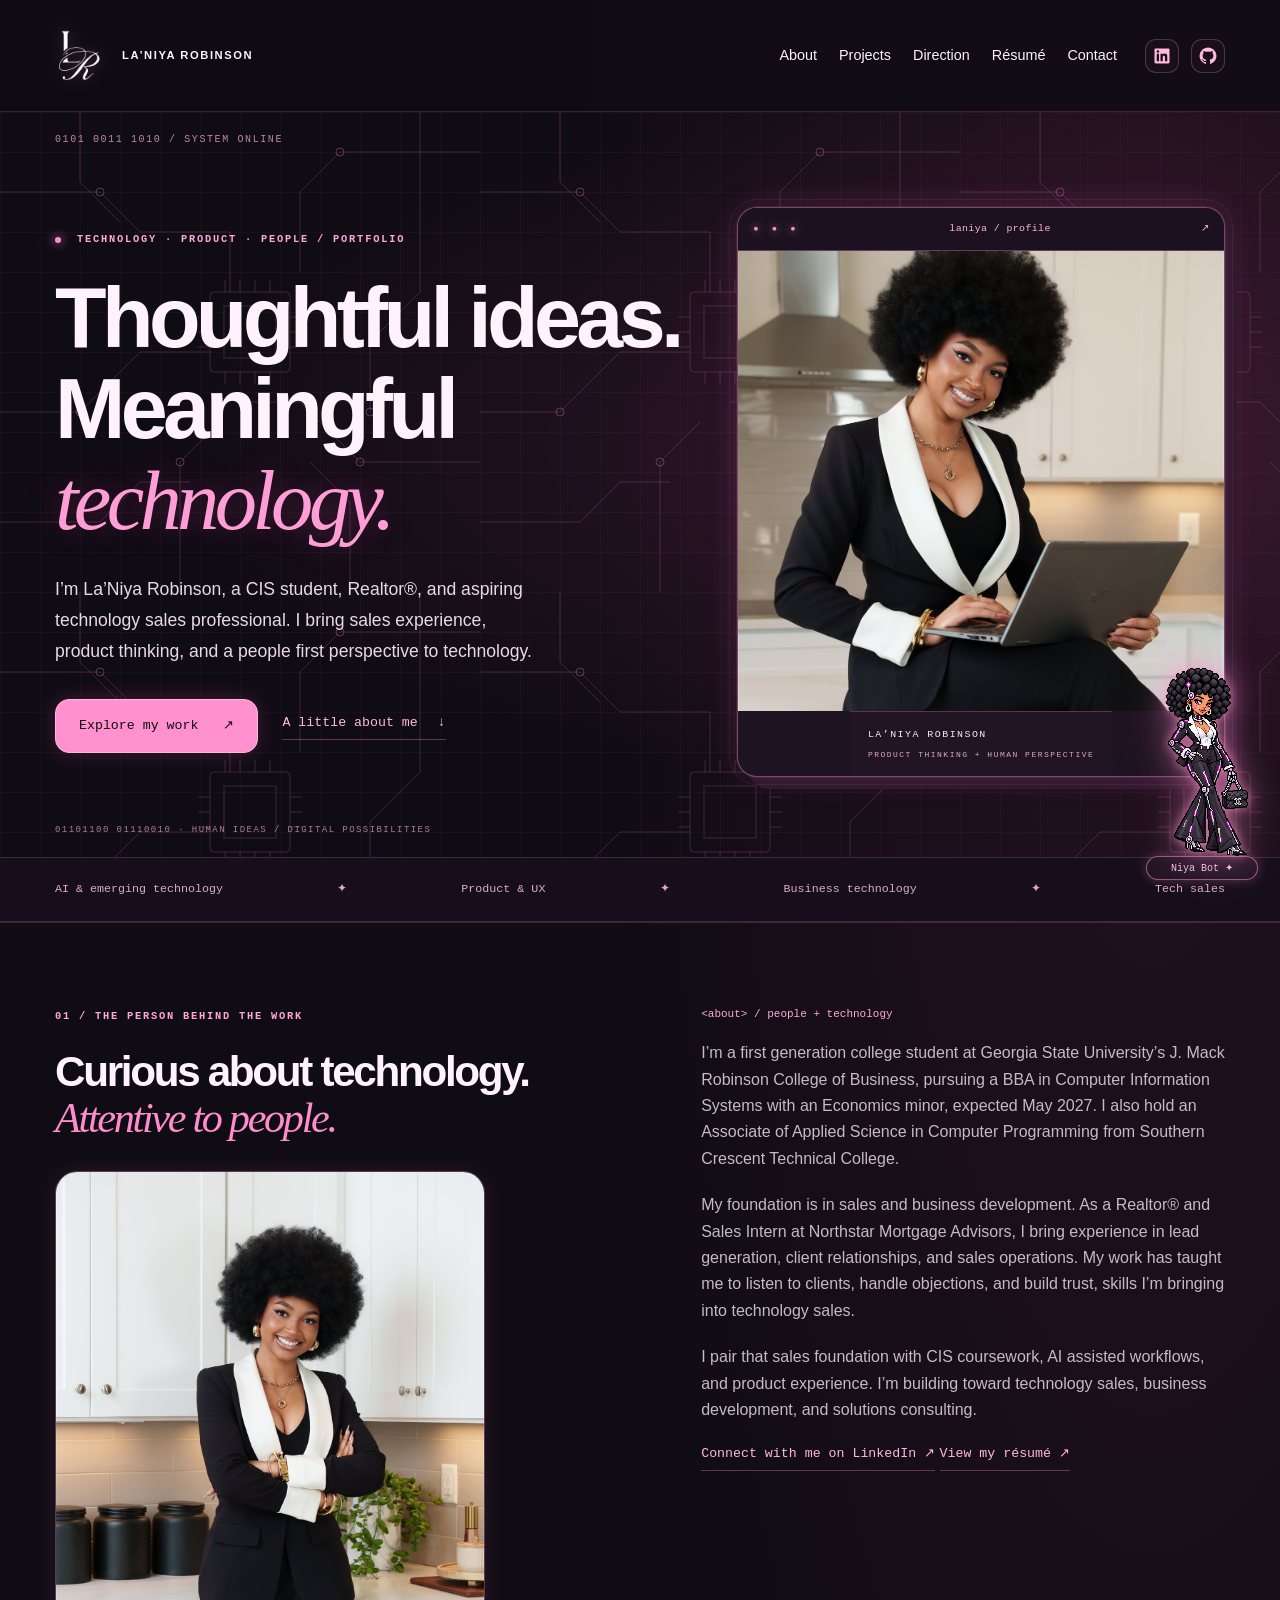
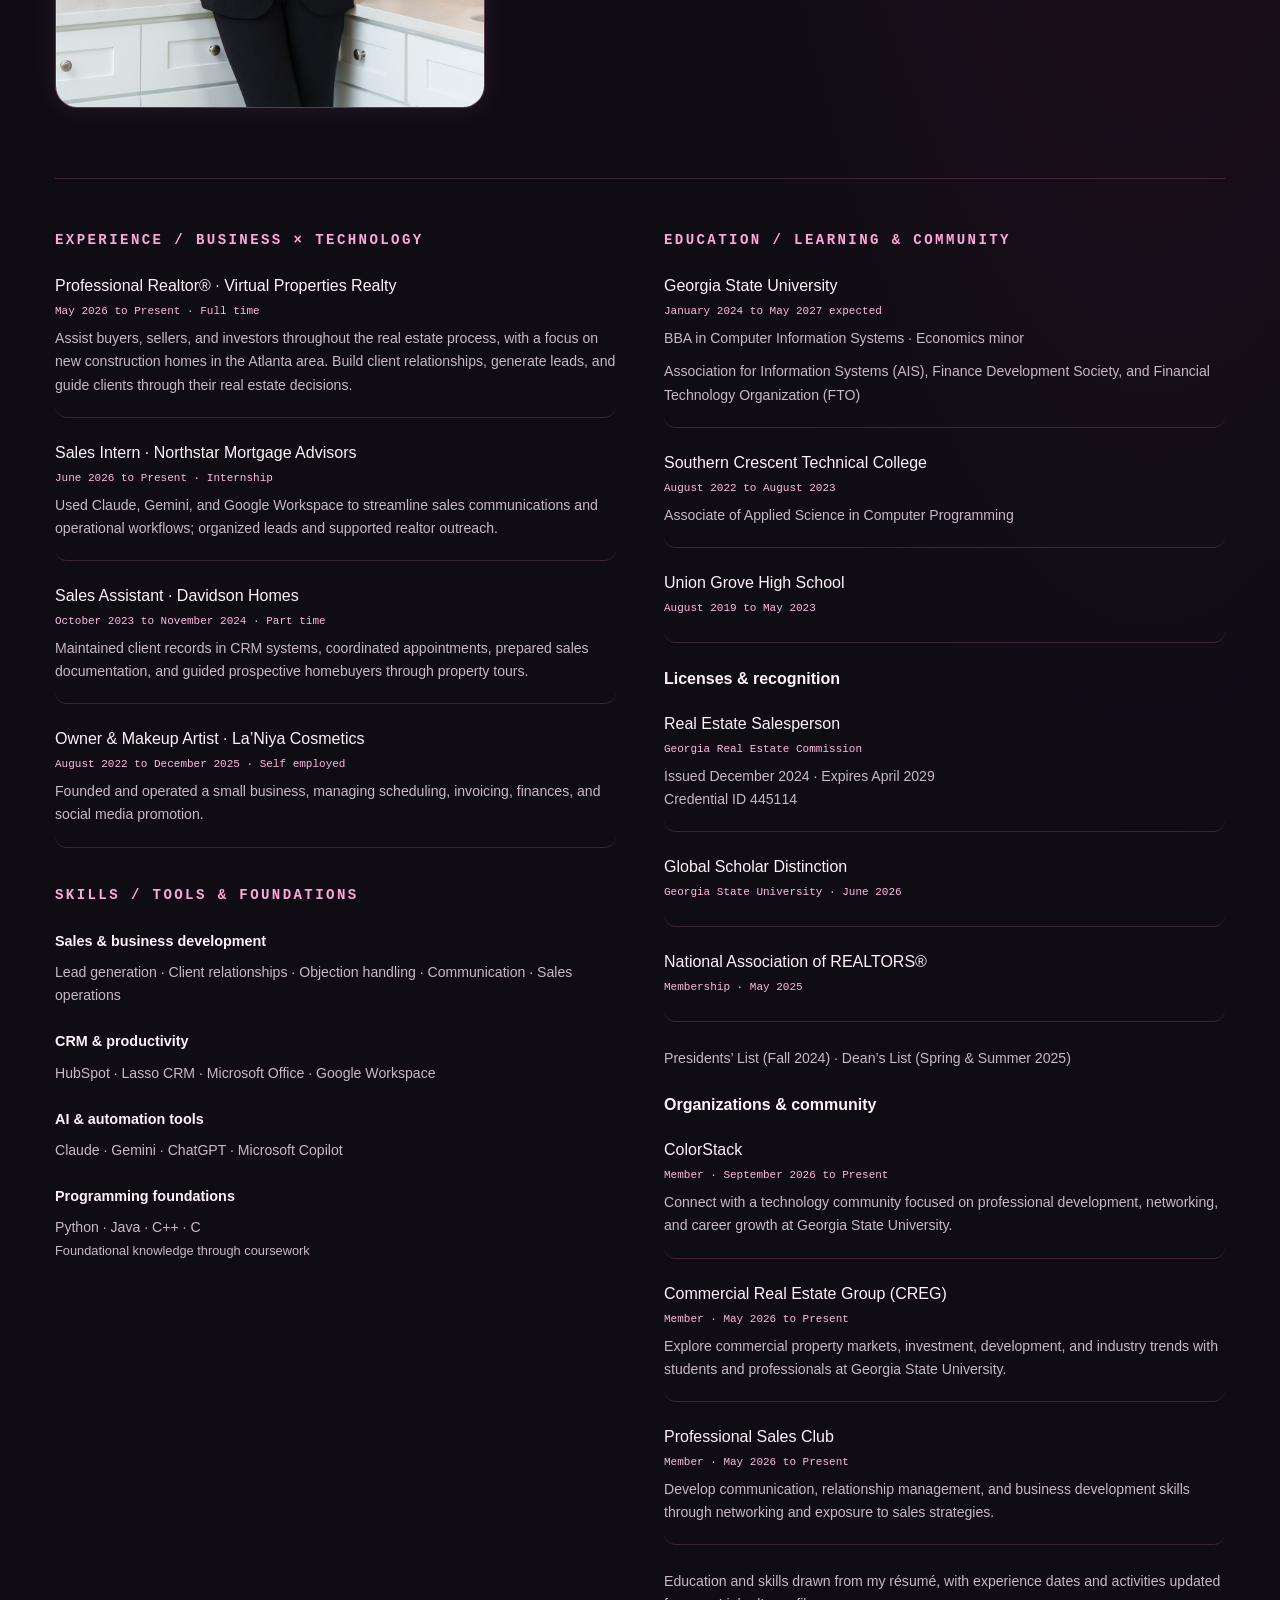
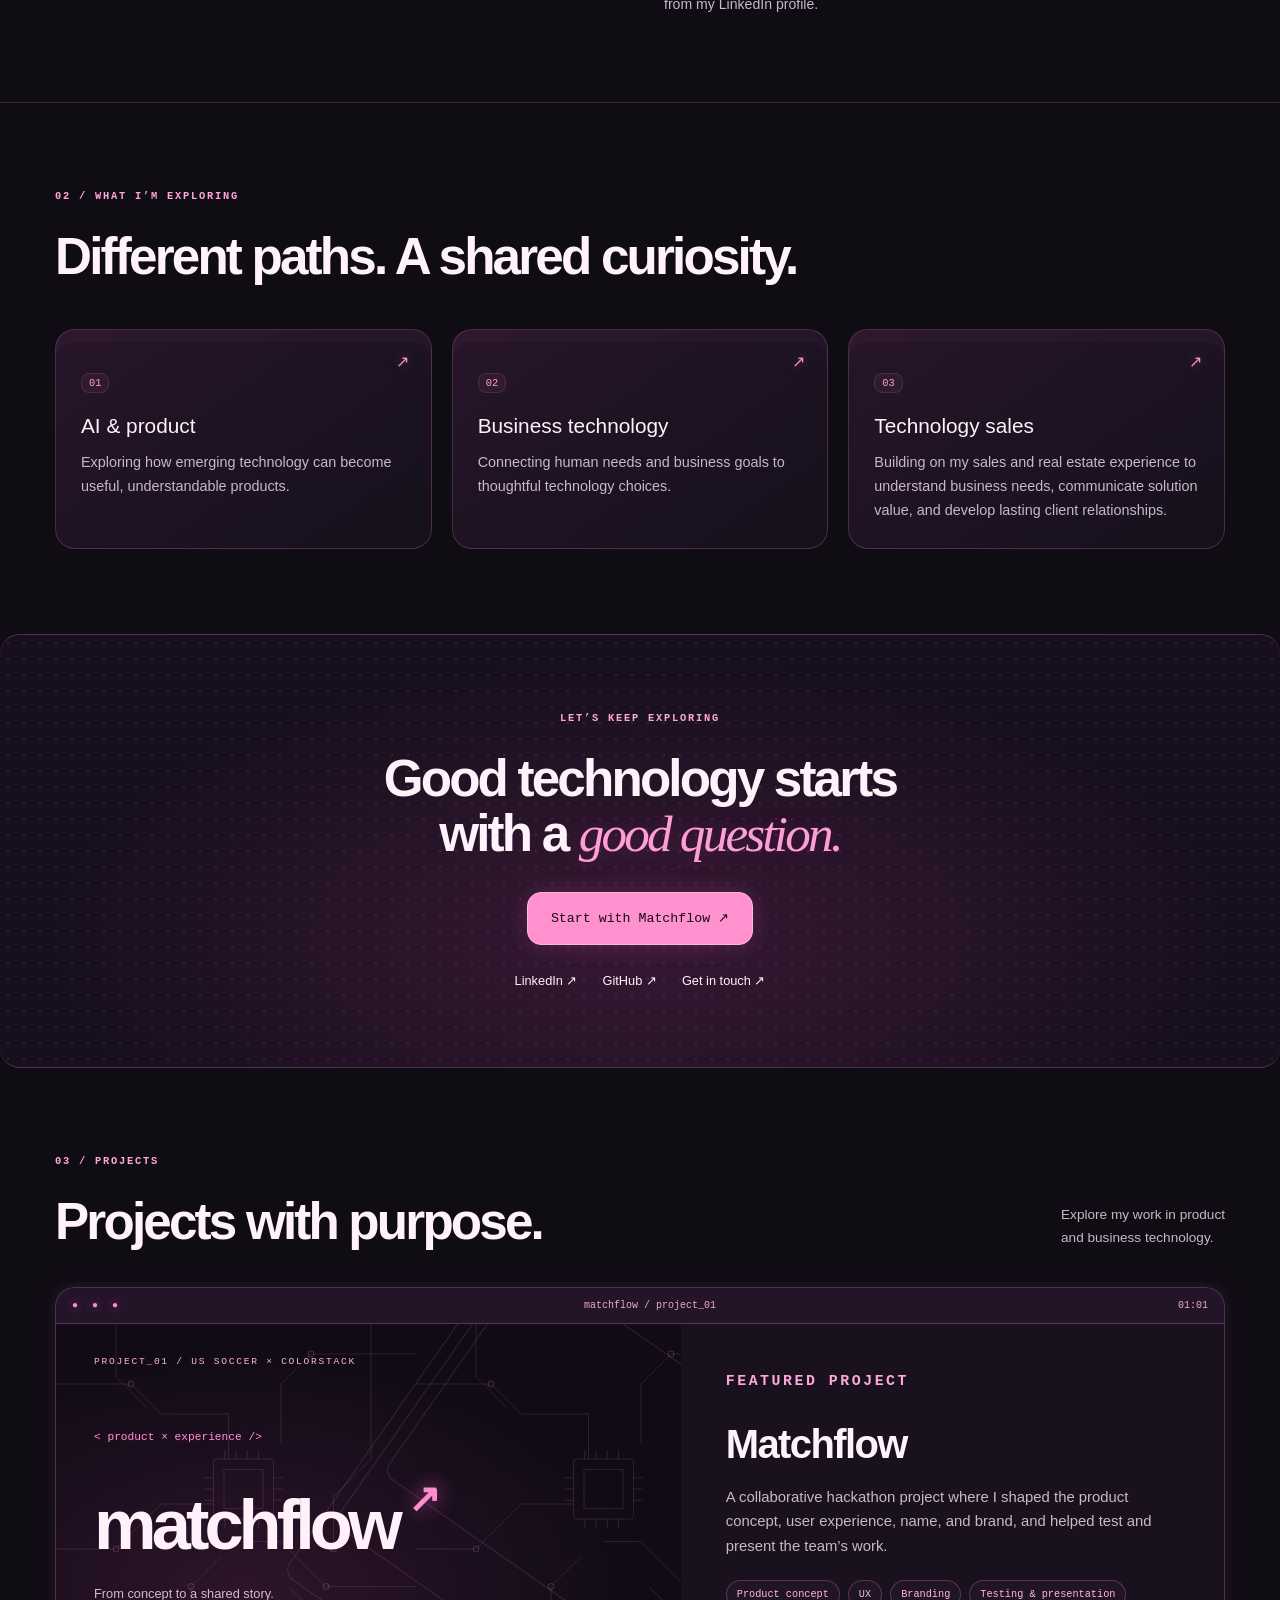
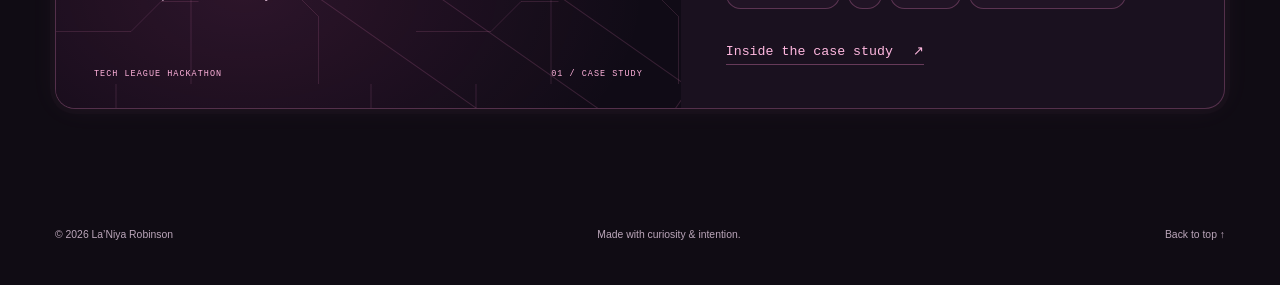
<file: index.html>
<!doctype html>
<html lang="en"><head><meta charset="utf-8"><meta name="viewport" content="width=device-width,initial-scale=1"><meta name="description" content="La’Niya Robinson’s technology portfolio. Exploring product, AI, business technology, and tech sales through thoughtful project work."><title>La’Niya Robinson | Tech Portfolio</title><link rel="icon" href="logo-transparent.svg" type="image/svg+xml"><link rel="stylesheet" href="styles.css"><script defer src="config.js?v=8"></script><script defer src="site.js?v=7"></script></head>
<body><div class="site-loader" aria-hidden="true"><div class="loader-core"><img src="logo-transparent.svg" alt=""><span class="loader-label">LA’NIYA ROBINSON</span><div class="loader-track"><span></span></div><span class="loader-status">INITIALIZING / 0101</span></div></div><a class="skip" href="#main">Skip to content</a><header class="header"><a class="identity" href="index.html" aria-label="La’Niya Robinson home"><span class="brand-logo"><img src="logo-transparent.svg" alt="La’Niya Robinson LR logo"></span><span>LA’NIYA ROBINSON</span></a><nav aria-label="Main navigation"><a href="#about">About</a><a href="#work">Projects</a><a href="#direction">Direction</a><a href="resume.html">Résumé</a><a href="contact.html">Contact</a></nav><div class="social-icons" aria-label="Professional profiles"><a href="https://www.linkedin.com/in/laniyarobinson/" aria-label="La’Niya on LinkedIn" target="_blank" rel="noopener noreferrer"><svg viewBox="0 0 24 24" aria-hidden="true" fill="currentColor"><path d="M20.45 2H3.55C2.69 2 2 2.68 2 3.52v16.96C2 21.32 2.69 22 3.55 22h16.9c.86 0 1.55-.68 1.55-1.52V3.52C22 2.68 21.31 2 20.45 2zM8 19H5V9h3v10zM6.5 7.7a1.75 1.75 0 1 1 0-3.5 1.75 1.75 0 0 1 0 3.5zM19 19h-3v-5.2c0-1.25-.45-2.1-1.5-2.1-1.15 0-1.5.9-1.5 2.1V19h-3V9h3v1.4c.5-.8 1.3-1.65 2.9-1.65 2.25 0 3.1 1.45 3.1 4.15V19z"/></svg></a><a href="https://github.com/thelaniyarobinson" aria-label="La’Niya on GitHub" target="_blank" rel="noopener noreferrer"><svg viewBox="0 0 24 24" aria-hidden="true" fill="currentColor"><path d="M12 .8a11.2 11.2 0 0 0-3.54 21.83c.56.1.77-.24.77-.54v-2.1c-3.14.68-3.8-1.34-3.8-1.34-.51-1.3-1.25-1.65-1.25-1.65-1.03-.7.08-.68.08-.68 1.14.08 1.74 1.18 1.74 1.18 1.01 1.72 2.65 1.22 3.3.93.1-.74.39-1.22.71-1.51-2.5-.28-5.14-1.25-5.14-5.56 0-1.23.44-2.23 1.17-3.02-.12-.28-.5-1.43.11-2.98 0 0 .95-.3 3.08 1.16a10.7 10.7 0 0 1 5.6 0c2.13-1.45 3.07-1.16 3.07-1.16.61 1.55.23 2.7.12 2.98.73.79 1.16 1.79 1.16 3.02 0 4.32-2.64 5.28-5.15 5.56.4.35.76 1.03.76 2.08v3.09c0 .3.2.65.78.54A11.2 11.2 0 0 0 12 .8z"/></svg></a></div></header>
<main id="main"><section class="hero"><div class="binary-detail binary-top" aria-hidden="true">0101 0011 1010 / SYSTEM ONLINE</div><div class="binary-detail binary-bottom" aria-hidden="true">01101100 01110010 · HUMAN IDEAS / DIGITAL POSSIBILITIES</div><div class="hero-copy"><p class="eyebrow"><span class="dot"></span> TECHNOLOGY · PRODUCT · PEOPLE / PORTFOLIO</p><h1>Thoughtful ideas.<br>Meaningful <em>technology.</em></h1><p class="intro">I’m La’Niya Robinson, a CIS student, Realtor®, and aspiring technology sales professional. I bring sales experience, product thinking, and a people first perspective to technology.</p><div class="actions"><a class="button" href="#work">Explore my work <span aria-hidden="true">↗</span></a><a class="text-link" href="#about">A little about me <span aria-hidden="true">↓</span></a></div></div><div class="hero-art portrait-panel"><div class="window-bar"><span class="window-dots" aria-hidden="true">● ● ●</span><span>laniya / profile</span><span aria-hidden="true">↗</span></div><img class="portrait" src="portrait-laptop.jpg" alt="La’Niya Robinson smiling while holding a laptop, wearing a black suit with white lapels" width="4672" height="7008" fetchpriority="high"><div class="portrait-caption"><span>LA’NIYA ROBINSON</span><span>PRODUCT THINKING + HUMAN PERSPECTIVE</span></div></div></section>
<div class="interest-strip"><span>AI & emerging technology</span><span aria-hidden="true">✦</span><span>Product & UX</span><span aria-hidden="true">✦</span><span>Business technology</span><span aria-hidden="true">✦</span><span>Tech sales</span></div>

<section id="about" class="section about"><div><p class="eyebrow">01 / THE PERSON BEHIND THE WORK</p><h2>Curious about technology.<br><em>Attentive to people.</em></h2><img class="about-portrait" src="about-portrait.jpg" alt="La’Niya Robinson smiling in a black suit with white lapels" loading="lazy" width="4672" height="7008"></div><div class="about-copy"><div class="code-caption" aria-hidden="true">&lt;about&gt; / people + technology</div><p>I’m a first generation college student at Georgia State University’s J. Mack Robinson College of Business, pursuing a BBA in Computer Information Systems with an Economics minor, expected May 2027. I also hold an Associate of Applied Science in Computer Programming from Southern Crescent Technical College.</p><p>My foundation is in sales and business development. As a Realtor® and Sales Intern at Northstar Mortgage Advisors, I bring experience in lead generation, client relationships, and sales operations. My work has taught me to listen to clients, handle objections, and build trust, skills I’m bringing into technology sales.</p><p>I pair that sales foundation with CIS coursework, AI assisted workflows, and product experience. I’m building toward technology sales, business development, and solutions consulting.<br><a class="text-link about-linkedin" href="https://www.linkedin.com/in/laniyarobinson/" target="_blank" rel="noopener noreferrer">Connect with me on LinkedIn ↗</a> <a class="text-link about-linkedin" href="resume.html">View my résumé ↗</a></p></div><div class="resume-details"><div><p class="eyebrow">EXPERIENCE / BUSINESS × TECHNOLOGY</p><article class="resume-role"><h3>Professional Realtor® · Virtual Properties Realty</h3><span>May 2026 to Present · Full time</span><p>Assist buyers, sellers, and investors throughout the real estate process, with a focus on new construction homes in the Atlanta area. Build client relationships, generate leads, and guide clients through their real estate decisions.</p></article><article class="resume-role"><h3>Sales Intern · Northstar Mortgage Advisors</h3><span>June 2026 to Present · Internship</span><p>Used Claude, Gemini, and Google Workspace to streamline sales communications and operational workflows; organized leads and supported realtor outreach.</p></article><article class="resume-role"><h3>Sales Assistant · Davidson Homes</h3><span>October 2023 to November 2024 · Part time</span><p>Maintained client records in CRM systems, coordinated appointments, prepared sales documentation, and guided prospective homebuyers through property tours.</p></article><article class="resume-role"><h3>Owner & Makeup Artist · La’Niya Cosmetics</h3><span>August 2022 to December 2025 · Self employed</span><p>Founded and operated a small business, managing scheduling, invoicing, finances, and social media promotion.</p></article><p class="eyebrow">SKILLS / TOOLS & FOUNDATIONS</p><h3>Sales & business development</h3><p>Lead generation · Client relationships · Objection handling · Communication · Sales operations</p><h3>CRM & productivity</h3><p>HubSpot · Lasso CRM · Microsoft Office · Google Workspace</p><h3>AI & automation tools</h3><p>Claude · Gemini · ChatGPT · Microsoft Copilot</p><h3>Programming foundations</h3><p>Python · Java · C++ · C<br><span class="small-note">Foundational knowledge through coursework</span></p></div><div><p class="eyebrow">EDUCATION / LEARNING & COMMUNITY</p><article class="resume-role"><h3>Georgia State University</h3><span>January 2024 to May 2027 expected</span><p>BBA in Computer Information Systems · Economics minor</p><p>Association for Information Systems (AIS), Finance Development Society, and Financial Technology Organization (FTO)</p></article><article class="resume-role"><h3>Southern Crescent Technical College</h3><span>August 2022 to August 2023</span><p>Associate of Applied Science in Computer Programming</p></article><article class="resume-role"><h3>Union Grove High School</h3><span>August 2019 to May 2023</span></article><h3>Licenses & recognition</h3><article class="resume-role"><h3>Real Estate Salesperson</h3><span>Georgia Real Estate Commission</span><p>Issued December 2024 · Expires April 2029<br>Credential ID 445114</p></article><article class="resume-role"><h3>Global Scholar Distinction</h3><span>Georgia State University · June 2026</span></article><article class="resume-role"><h3>National Association of REALTORS®</h3><span>Membership · May 2025</span></article><p>Presidents’ List (Fall 2024) · Dean’s List (Spring & Summer 2025)</p><h3>Organizations & community</h3><article class="resume-role"><h3>ColorStack</h3><span>Member · September 2026 to Present</span><p>Connect with a technology community focused on professional development, networking, and career growth at Georgia State University.</p></article><article class="resume-role"><h3>Commercial Real Estate Group (CREG)</h3><span>Member · May 2026 to Present</span><p>Explore commercial property markets, investment, development, and industry trends with students and professionals at Georgia State University.</p></article><article class="resume-role"><h3>Professional Sales Club</h3><span>Member · May 2026 to Present</span><p>Develop communication, relationship management, and business development skills through networking and exposure to sales strategies.</p></article><p class="small-note">Education and skills drawn from my résumé, with experience dates and activities updated from my LinkedIn profile.</p></div></div></section>
<section id="direction" class="section"><p class="eyebrow">02 / WHAT I’M EXPLORING</p><h2>Different paths. A shared curiosity.</h2><div class="directions"><article><span>01</span><h3>AI & product</h3><p>Exploring how emerging technology can become useful, understandable products.</p></article><article><span>02</span><h3>Business technology</h3><p>Connecting human needs and business goals to thoughtful technology choices.</p></article><article><span>03</span><h3>Technology sales</h3><p>Building on my sales and real estate experience to understand business needs, communicate solution value, and develop lasting client relationships.</p></article></div></section>
<section class="closing"><p class="eyebrow">LET’S KEEP EXPLORING</p><h2>Good technology starts<br>with a <em>good question.</em></h2><a class="button" href="matchflow.html">Start with Matchflow ↗</a><div class="profile-links" data-profile-links></div></section><section class="pixel-friend companion" aria-label="Niya Bot floating companion"><button class="companion-toggle" type="button" aria-label="Open Niya Bot’s fun facts" aria-expanded="false" aria-controls="companion-dialog"><img class="fashion-character" src="niya-bot-cool.png" alt="Niya Bot, a retro pixel robot with a rounded black afro, a tailored black and white business suit, and a black Chanel bag" width="1024" height="1536"><span class="companion-hint">Niya Bot ✦</span></button><div class="pixel-dialog" id="companion-dialog" hidden><button type="button" class="companion-close" aria-label="Close fun facts">×</button><p class="eyebrow">NIYA BOT / YOUR MINI GUIDE</p><h2 id="pixel-title">A little more about me.</h2><p id="pixel-fact" aria-live="polite" aria-atomic="true">I was born in the Bronx, New York!</p><button type="button" class="button" id="pixel-next">Tell me something <span aria-hidden="true">✦</span></button><span class="pixel-count" id="pixel-count">01 / 05</span><a class="pixel-instagram text-link" href="https://www.instagram.com/llaniyadanyelle/" target="_blank" rel="noopener noreferrer">Follow @llaniyadanyelle ↗</a></div></section><section id="work" class="section"><div class="section-heading"><div><p class="eyebrow">03 / PROJECTS</p><h2>Projects with purpose.</h2></div><p>Explore my work in product<br>and business technology.</p></div><article class="project"><div class="monitor-bar" aria-hidden="true"><span>● ● ●</span><span>matchflow / project_01</span><span>01:01</span></div><a class="project-art" href="matchflow.html" aria-label="Read the Matchflow case study"><span class="project-kicker">PROJECT_01 / US SOCCER × COLORSTACK</span><div class="flow-lines" aria-hidden="true"><i></i><i></i><i></i></div><div class="project-code" aria-hidden="true">&lt; product × experience /&gt;</div><div class="matchflow-word">matchflow<span>↗</span></div><p>From concept to a shared story.</p><span class="project-art-footer">TECH LEAGUE HACKATHON <span>01 / CASE STUDY</span></span></a><div class="project-copy"><p class="eyebrow">FEATURED PROJECT</p><h3>Matchflow</h3><p>A collaborative hackathon project where I shaped the product concept, user experience, name, and brand, and helped test and present the team’s work.</p><div class="tags"><span>Product concept</span><span>UX</span><span>Branding</span><span>Testing & presentation</span></div><a class="text-link" href="matchflow.html">Inside the case study <span aria-hidden="true">↗</span></a></div></article></section></main><footer><span>© <span data-year>2026</span> La’Niya Robinson</span><span>Made with curiosity & intention.</span><a href="#main">Back to top ↑</a></footer></body></html>
</file>
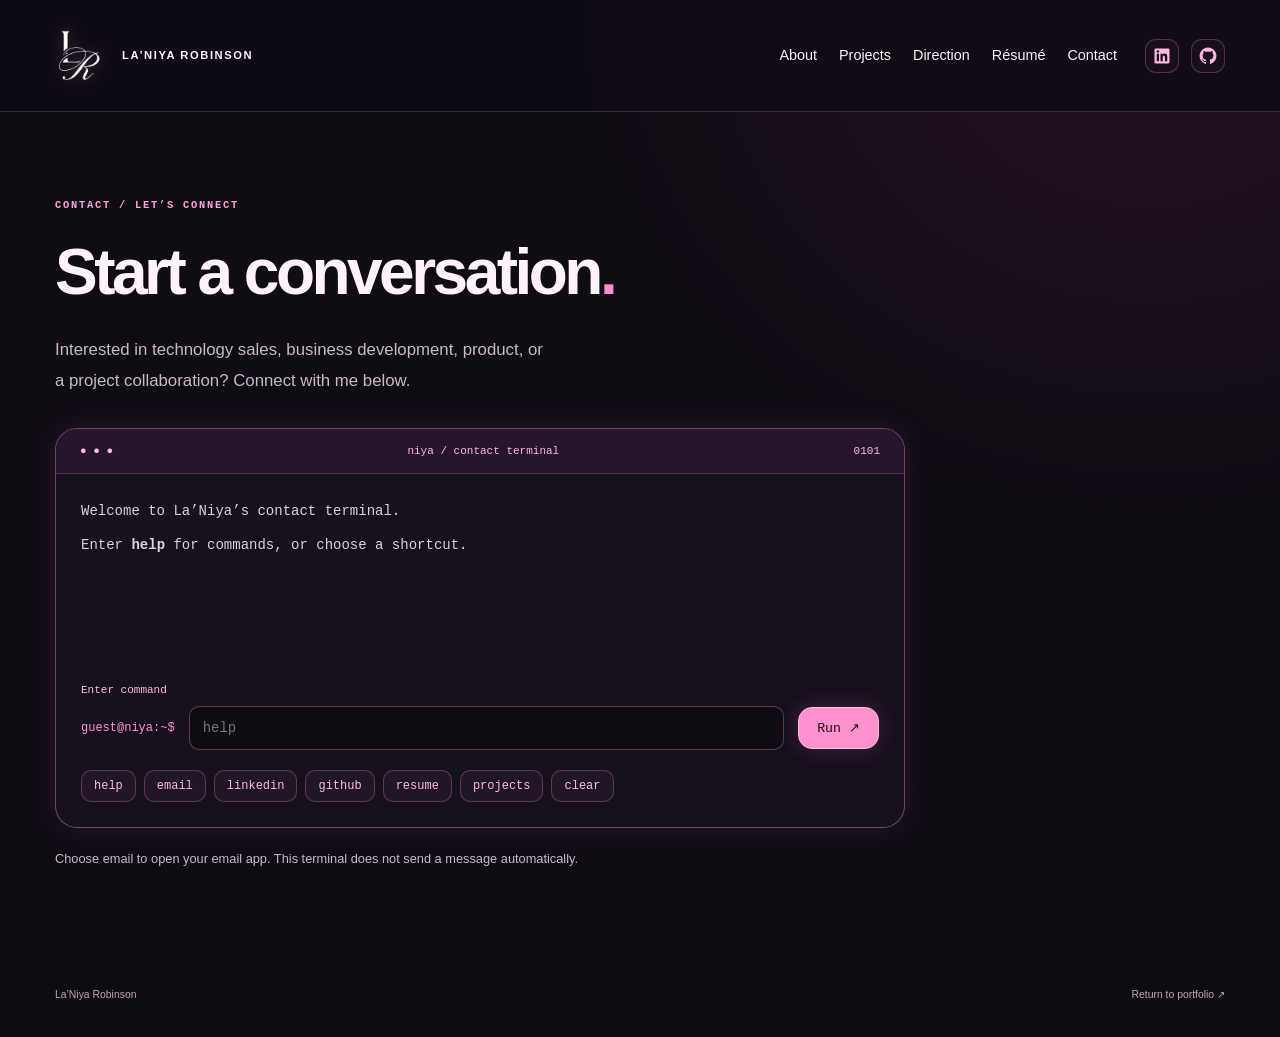
<file: contact.html>
<!doctype html><html lang="en"><head><meta charset="utf-8"><meta name="viewport" content="width=device-width,initial-scale=1"><link rel="icon" href="logo-transparent.svg" type="image/svg+xml"><link rel="stylesheet" href="styles.css"><script defer src="config.js?v=8"></script><script defer src="site.js?v=7"></script><title>Contact | La’Niya Robinson</title><script defer src="contact.js?v=2"></script></head><body><a class="skip" href="#main">Skip to content</a><header class="header"><a class="identity" href="index.html" aria-label="La’Niya Robinson home"><span class="brand-logo"><img src="logo-transparent.svg" alt="La’Niya Robinson LR logo"></span><span>LA’NIYA ROBINSON</span></a><nav aria-label="Main navigation"><a href="index.html#about">About</a><a href="index.html#work">Projects</a><a href="index.html#direction">Direction</a><a href="resume.html">Résumé</a><a href="contact.html">Contact</a></nav><div class="social-icons" aria-label="Professional profiles"><a href="https://www.linkedin.com/in/laniyarobinson/" aria-label="La’Niya on LinkedIn" target="_blank" rel="noopener noreferrer"><svg viewBox="0 0 24 24" aria-hidden="true" fill="currentColor"><path d="M20.45 2H3.55C2.69 2 2 2.68 2 3.52v16.96C2 21.32 2.69 22 3.55 22h16.9c.86 0 1.55-.68 1.55-1.52V3.52C22 2.68 21.31 2 20.45 2zM8 19H5V9h3v10zM6.5 7.7a1.75 1.75 0 1 1 0-3.5 1.75 1.75 0 0 1 0 3.5zM19 19h-3v-5.2c0-1.25-.45-2.1-1.5-2.1-1.15 0-1.5.9-1.5 2.1V19h-3V9h3v1.4c.5-.8 1.3-1.65 2.9-1.65 2.25 0 3.1 1.45 3.1 4.15V19z"/></svg></a><a href="https://github.com/thelaniyarobinson" aria-label="La’Niya on GitHub" target="_blank" rel="noopener noreferrer"><svg viewBox="0 0 24 24" aria-hidden="true" fill="currentColor"><path d="M12 .8a11.2 11.2 0 0 0-3.54 21.83c.56.1.77-.24.77-.54v-2.1c-3.14.68-3.8-1.34-3.8-1.34-.51-1.3-1.25-1.65-1.25-1.65-1.03-.7.08-.68.08-.68 1.14.08 1.74 1.18 1.74 1.18 1.01 1.72 2.65 1.22 3.3.93.1-.74.39-1.22.71-1.51-2.5-.28-5.14-1.25-5.14-5.56 0-1.23.44-2.23 1.17-3.02-.12-.28-.5-1.43.11-2.98 0 0 .95-.3 3.08 1.16a10.7 10.7 0 0 1 5.6 0c2.13-1.45 3.07-1.16 3.07-1.16.61 1.55.23 2.7.12 2.98.73.79 1.16 1.79 1.16 3.02 0 4.32-2.64 5.28-5.15 5.56.4.35.76 1.03.76 2.08v3.09c0 .3.2.65.78.54A11.2 11.2 0 0 0 12 .8z"/></svg></a></div></header><main id="main"><section class="section contact-page"><p class="eyebrow">CONTACT / LET’S CONNECT</p><h1>Start a conversation<span class="accent">.</span></h1><p class="intro">Interested in technology sales, business development, product, or a project collaboration? Connect with me below.</p><div class="terminal-panel"><div class="terminal-bar"><span>● ● ●</span><span>niya / contact terminal</span><span>0101</span></div><div id="terminal-output" class="terminal-output" role="log" aria-live="polite" aria-relevant="additions"><p>Welcome to La’Niya’s contact terminal.</p><p>Enter <strong>help</strong> for commands, or choose a shortcut.</p></div><form id="terminal-form"><label for="terminal-input">Enter command</label><div class="terminal-input-row"><span aria-hidden="true">guest@niya:~$</span><input id="terminal-input" name="command" placeholder="help" autocomplete="off" spellcheck="false" maxlength="80"><button class="button" type="submit">Run ↗</button></div></form><div class="terminal-shortcuts" aria-label="Command shortcuts"><button data-command="help">help</button><button data-command="email">email</button><button data-command="linkedin">linkedin</button><button data-command="github">github</button><button data-command="resume">resume</button><button data-command="projects">projects</button><button data-command="clear">clear</button></div></div><p class="small-note contact-note">Choose email to open your email app. This terminal does not send a message automatically.</p></section></main><footer><span>La’Niya Robinson</span><a href="index.html">Return to portfolio ↗</a></footer></body></html>
</file>
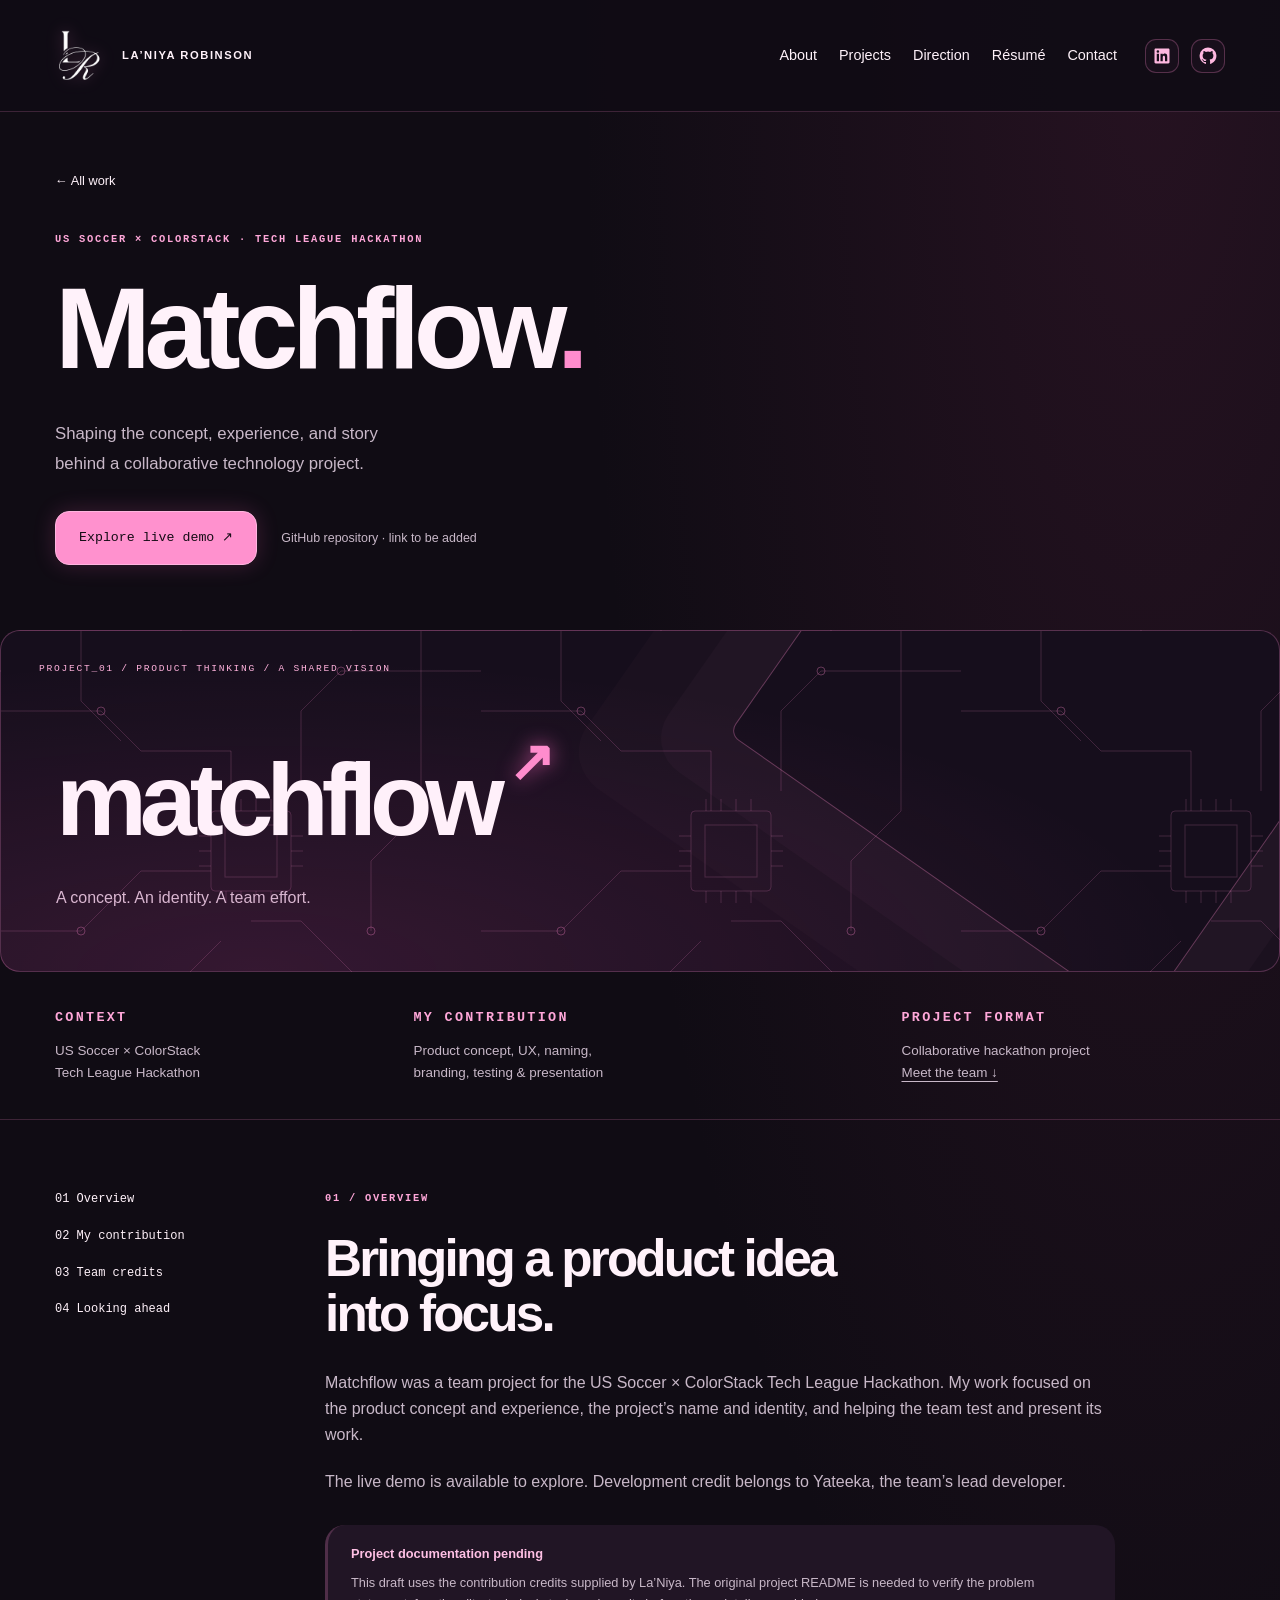
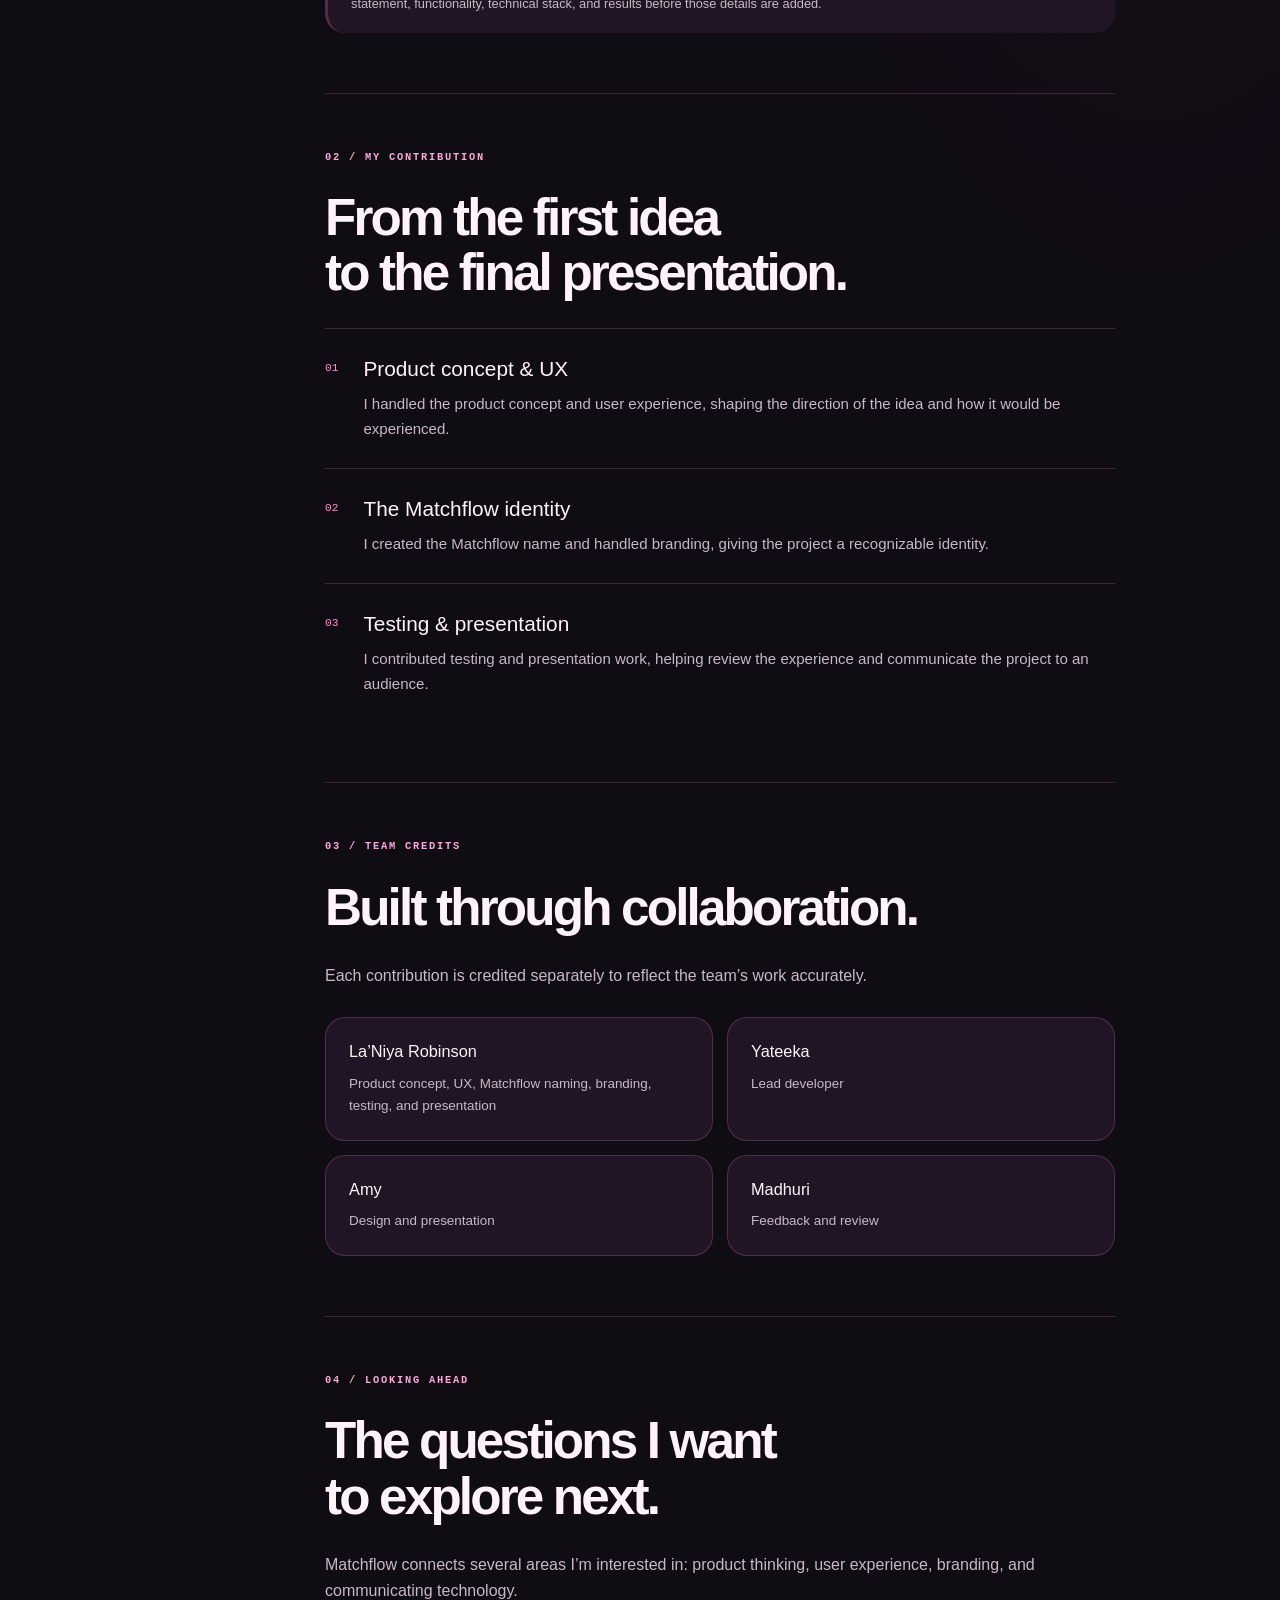
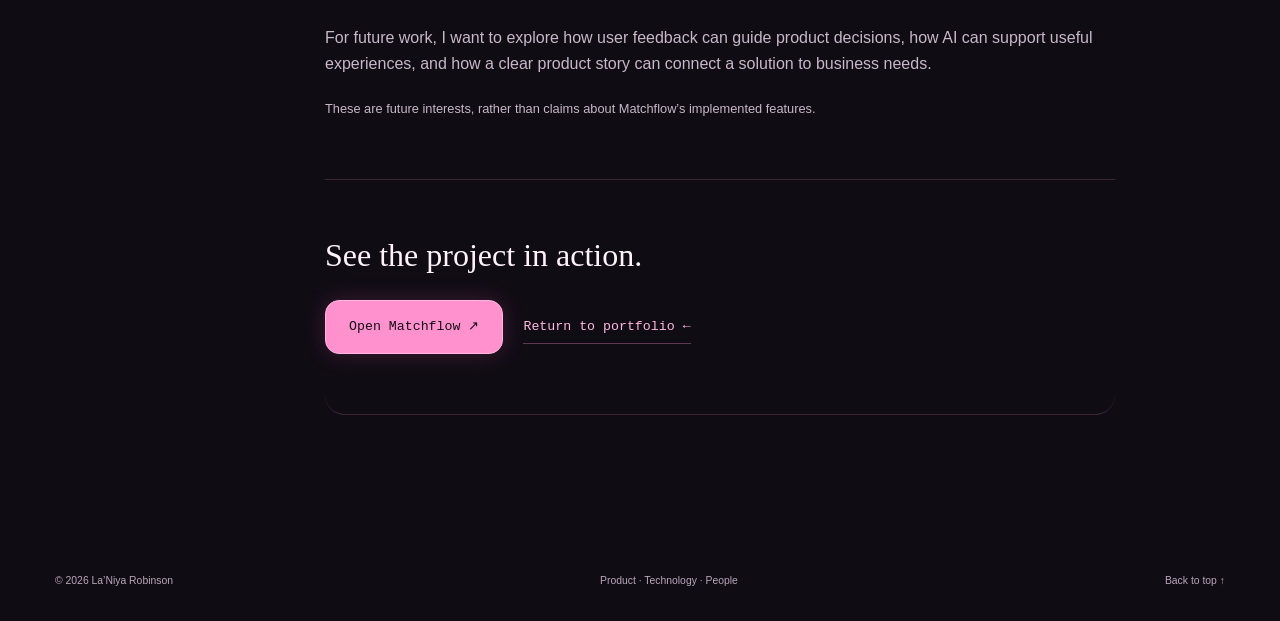
<file: matchflow.html>
<!doctype html>
<html lang="en"><head><meta charset="utf-8"><meta name="viewport" content="width=device-width,initial-scale=1"><meta name="description" content="Matchflow: La’Niya Robinson’s product concept, UX, naming, branding, testing, and presentation contributions to a US Soccer × ColorStack Tech League Hackathon project."><title>Matchflow | La’Niya Robinson</title><link rel="icon" href="logo-transparent.svg" type="image/svg+xml"><link rel="stylesheet" href="styles.css"><script defer src="config.js?v=2"></script><script defer src="site.js?v=2"></script></head><body><div class="site-loader" aria-hidden="true"><div class="loader-core"><img src="logo-transparent.svg" alt=""><span class="loader-label">LA’NIYA ROBINSON</span><div class="loader-track"><span></span></div><span class="loader-status">INITIALIZING / 0101</span></div></div><a class="skip" href="#main">Skip to content</a><header class="header"><a class="identity" href="index.html"><span class="brand-logo"><img src="logo-transparent.svg" alt="La’Niya Robinson LR logo"></span><span>LA’NIYA ROBINSON</span></a><nav aria-label="Main navigation"><a href="index.html#about">About</a><a href="index.html#work">Projects</a><a href="index.html#direction">Direction</a><a href="resume.html">Résumé</a><a href="contact.html">Contact</a></nav><div class="social-icons" aria-label="Professional profiles"><a href="https://www.linkedin.com/in/laniyarobinson/" aria-label="La’Niya on LinkedIn" target="_blank" rel="noopener noreferrer"><svg viewBox="0 0 24 24" aria-hidden="true" fill="currentColor"><path d="M20.45 2H3.55C2.69 2 2 2.68 2 3.52v16.96C2 21.32 2.69 22 3.55 22h16.9c.86 0 1.55-.68 1.55-1.52V3.52C22 2.68 21.31 2 20.45 2zM8 19H5V9h3v10zM6.5 7.7a1.75 1.75 0 1 1 0-3.5 1.75 1.75 0 0 1 0 3.5zM19 19h-3v-5.2c0-1.25-.45-2.1-1.5-2.1-1.15 0-1.5.9-1.5 2.1V19h-3V9h3v1.4c.5-.8 1.3-1.65 2.9-1.65 2.25 0 3.1 1.45 3.1 4.15V19z"/></svg></a><a href="https://github.com/thelaniyarobinson" aria-label="La’Niya on GitHub" target="_blank" rel="noopener noreferrer"><svg viewBox="0 0 24 24" aria-hidden="true" fill="currentColor"><path d="M12 .8a11.2 11.2 0 0 0-3.54 21.83c.56.1.77-.24.77-.54v-2.1c-3.14.68-3.8-1.34-3.8-1.34-.51-1.3-1.25-1.65-1.25-1.65-1.03-.7.08-.68.08-.68 1.14.08 1.74 1.18 1.74 1.18 1.01 1.72 2.65 1.22 3.3.93.1-.74.39-1.22.71-1.51-2.5-.28-5.14-1.25-5.14-5.56 0-1.23.44-2.23 1.17-3.02-.12-.28-.5-1.43.11-2.98 0 0 .95-.3 3.08 1.16a10.7 10.7 0 0 1 5.6 0c2.13-1.45 3.07-1.16 3.07-1.16.61 1.55.23 2.7.12 2.98.73.79 1.16 1.79 1.16 3.02 0 4.32-2.64 5.28-5.15 5.56.4.35.76 1.03.76 2.08v3.09c0 .3.2.65.78.54A11.2 11.2 0 0 0 12 .8z"/></svg></a></div></header><main id="main"><section class="case-hero"><a class="back" href="index.html#work">← All work</a><p class="eyebrow">US SOCCER × COLORSTACK · TECH LEAGUE HACKATHON</p><h1>Matchflow<span class="accent">.</span></h1><p class="intro">Shaping the concept, experience, and story<br class="desktop"> behind a collaborative technology project.</p><div class="actions"><a class="button" href="https://matchflowgirly.netlify.app/" target="_blank" rel="noopener noreferrer">Explore live demo ↗</a><a class="text-link" data-repo-link hidden target="_blank" rel="noopener noreferrer">View GitHub repository ↗</a><span class="repo-placeholder" data-repo-placeholder>GitHub repository · link to be added</span></div></section><div class="case-banner"><span class="project-kicker">PROJECT_01 / PRODUCT THINKING / A SHARED VISION</span><div class="matchflow-word">matchflow<span>↗</span></div><p>A concept. An identity. A team effort.</p></div>
<section class="case-summary"><div><p class="eyebrow">CONTEXT</p><p>US Soccer × ColorStack<br>Tech League Hackathon</p></div><div><p class="eyebrow">MY CONTRIBUTION</p><p>Product concept, UX, naming,<br>branding, testing & presentation</p></div><div><p class="eyebrow">PROJECT FORMAT</p><p>Collaborative hackathon project<br><a href="#team">Meet the team ↓</a></p></div></section>
<div class="case-layout"><aside class="case-nav" aria-label="Case study sections"><a href="#overview">01 Overview</a><a href="#contribution">02 My contribution</a><a href="#team">03 Team credits</a><a href="#reflection">04 Looking ahead</a></aside><div class="case-content"><section id="overview"><p class="eyebrow">01 / OVERVIEW</p><h2>Bringing a product idea<br>into focus.</h2><p>Matchflow was a team project for the US Soccer × ColorStack Tech League Hackathon. My work focused on the product concept and experience, the project’s name and identity, and helping the team test and present its work.</p><p>The live demo is available to explore. Development credit belongs to Yateeka, the team’s lead developer.</p><div class="editor-note"><strong>Project documentation pending</strong><p>This draft uses the contribution credits supplied by La’Niya. The original project README is needed to verify the problem statement, functionality, technical stack, and results before those details are added.</p></div></section>
<section id="contribution"><p class="eyebrow">02 / MY CONTRIBUTION</p><h2>From the first idea<br>to the final presentation.</h2><div class="contribution"><span>01</span><div><h3>Product concept & UX</h3><p>I handled the product concept and user experience, shaping the direction of the idea and how it would be experienced.</p></div></div><div class="contribution"><span>02</span><div><h3>The Matchflow identity</h3><p>I created the Matchflow name and handled branding, giving the project a recognizable identity.</p></div></div><div class="contribution"><span>03</span><div><h3>Testing & presentation</h3><p>I contributed testing and presentation work, helping review the experience and communicate the project to an audience.</p></div></div></section>
<section id="team"><p class="eyebrow">03 / TEAM CREDITS</p><h2>Built through collaboration.</h2><p>Each contribution is credited separately to reflect the team’s work accurately.</p><div class="team"><article><h3>La’Niya Robinson</h3><p>Product concept, UX, Matchflow naming, branding, testing, and presentation</p></article><article><h3>Yateeka</h3><p>Lead developer</p></article><article><h3>Amy</h3><p>Design and presentation</p></article><article><h3>Madhuri</h3><p>Feedback and review</p></article></div></section>
<section id="reflection"><p class="eyebrow">04 / LOOKING AHEAD</p><h2>The questions I want<br>to explore next.</h2><p>Matchflow connects several areas I’m interested in: product thinking, user experience, branding, and communicating technology.</p><p>For future work, I want to explore how user feedback can guide product decisions, how AI can support useful experiences, and how a clear product story can connect a solution to business needs.</p><p class="small-note">These are future interests, rather than claims about Matchflow’s implemented features.</p></section><section class="case-next"><h3>See the project in action.</h3><a class="button" href="https://matchflowgirly.netlify.app/" target="_blank" rel="noopener noreferrer">Open Matchflow ↗</a><a class="text-link" href="index.html">Return to portfolio ←</a></section></div></div></main><footer><span>© <span data-year>2026</span> La’Niya Robinson</span><span>Product · Technology · People</span><a href="#main">Back to top ↑</a></footer></body></html>
</file>
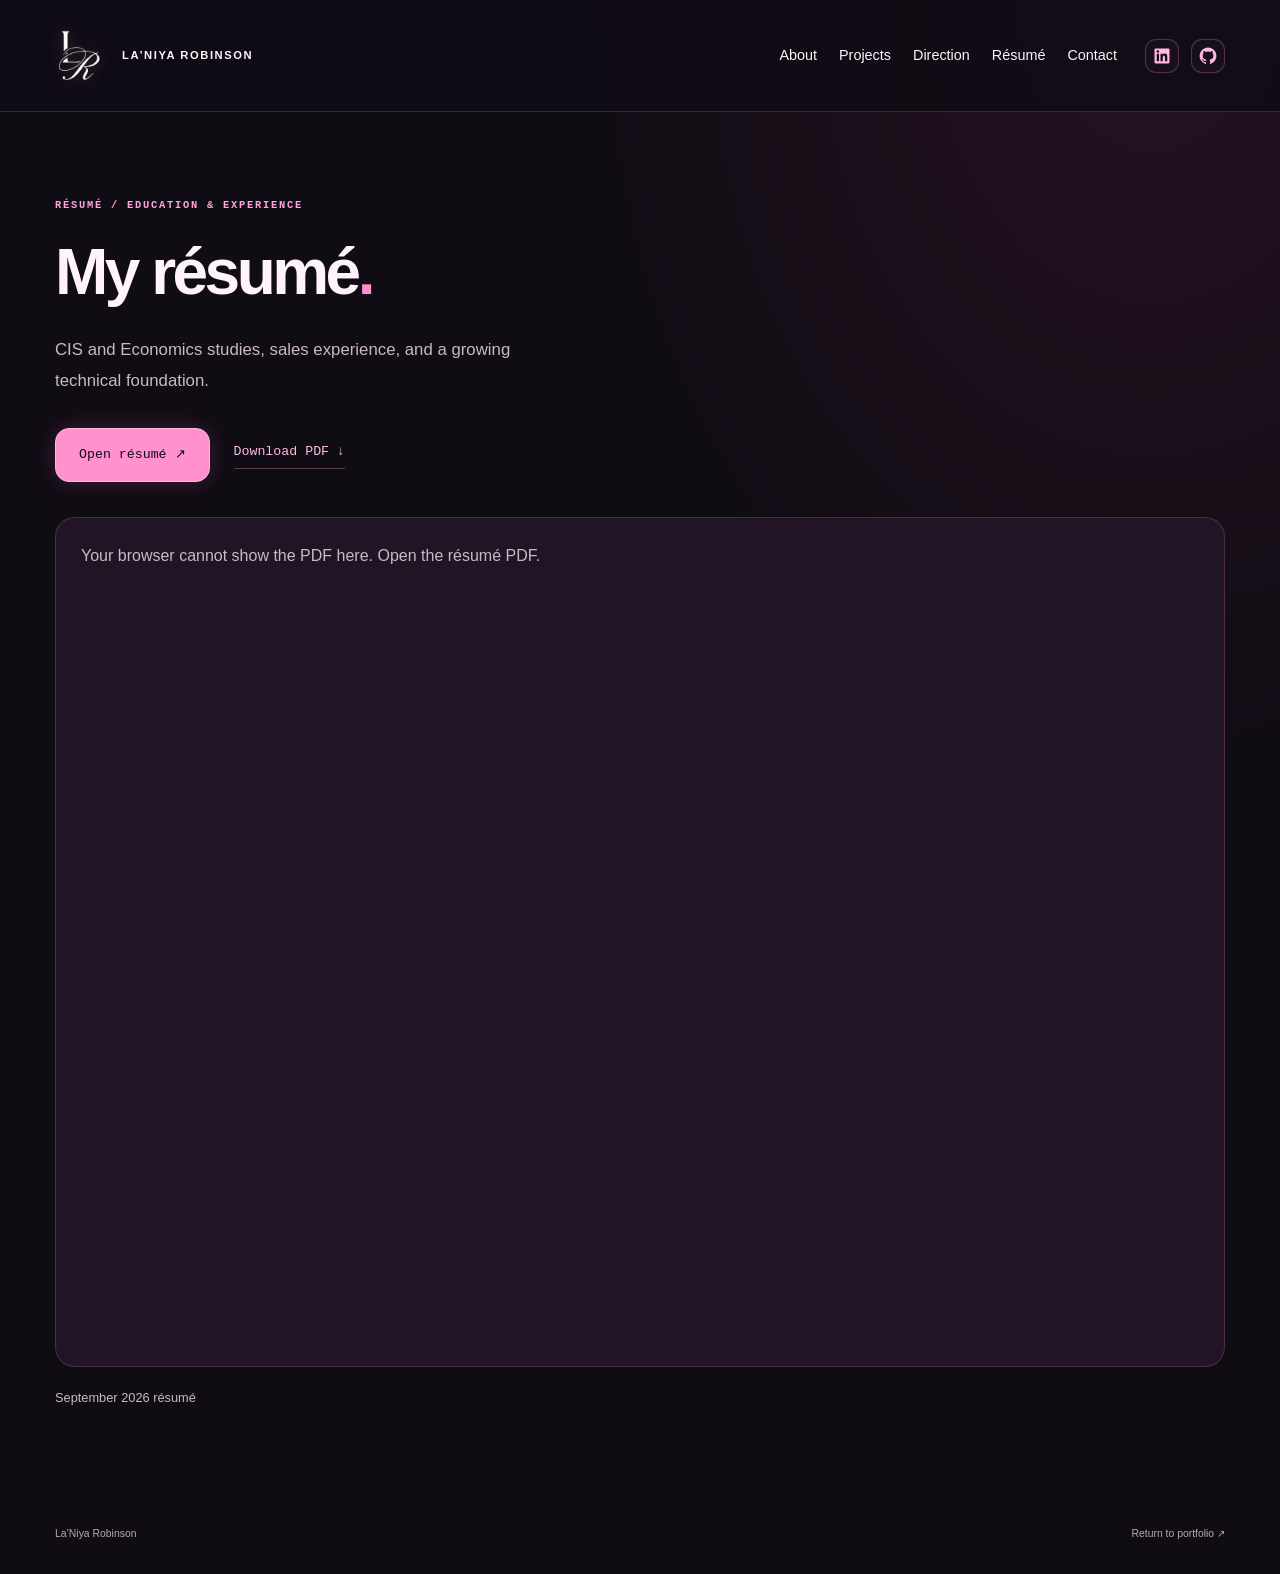
<file: resume.html>
<!doctype html><html lang="en"><head><meta charset="utf-8"><meta name="viewport" content="width=device-width,initial-scale=1"><link rel="icon" href="logo-transparent.svg" type="image/svg+xml"><link rel="stylesheet" href="styles.css"><script defer src="config.js?v=8"></script><script defer src="site.js?v=7"></script><title>Résumé | La’Niya Robinson</title></head><body><a class="skip" href="#main">Skip to content</a><header class="header"><a class="identity" href="index.html" aria-label="La’Niya Robinson home"><span class="brand-logo"><img src="logo-transparent.svg" alt="La’Niya Robinson LR logo"></span><span>LA’NIYA ROBINSON</span></a><nav aria-label="Main navigation"><a href="index.html#about">About</a><a href="index.html#work">Projects</a><a href="index.html#direction">Direction</a><a href="resume.html">Résumé</a><a href="contact.html">Contact</a></nav><div class="social-icons" aria-label="Professional profiles"><a href="https://www.linkedin.com/in/laniyarobinson/" aria-label="La’Niya on LinkedIn" target="_blank" rel="noopener noreferrer"><svg viewBox="0 0 24 24" aria-hidden="true" fill="currentColor"><path d="M20.45 2H3.55C2.69 2 2 2.68 2 3.52v16.96C2 21.32 2.69 22 3.55 22h16.9c.86 0 1.55-.68 1.55-1.52V3.52C22 2.68 21.31 2 20.45 2zM8 19H5V9h3v10zM6.5 7.7a1.75 1.75 0 1 1 0-3.5 1.75 1.75 0 0 1 0 3.5zM19 19h-3v-5.2c0-1.25-.45-2.1-1.5-2.1-1.15 0-1.5.9-1.5 2.1V19h-3V9h3v1.4c.5-.8 1.3-1.65 2.9-1.65 2.25 0 3.1 1.45 3.1 4.15V19z"/></svg></a><a href="https://github.com/thelaniyarobinson" aria-label="La’Niya on GitHub" target="_blank" rel="noopener noreferrer"><svg viewBox="0 0 24 24" aria-hidden="true" fill="currentColor"><path d="M12 .8a11.2 11.2 0 0 0-3.54 21.83c.56.1.77-.24.77-.54v-2.1c-3.14.68-3.8-1.34-3.8-1.34-.51-1.3-1.25-1.65-1.25-1.65-1.03-.7.08-.68.08-.68 1.14.08 1.74 1.18 1.74 1.18 1.01 1.72 2.65 1.22 3.3.93.1-.74.39-1.22.71-1.51-2.5-.28-5.14-1.25-5.14-5.56 0-1.23.44-2.23 1.17-3.02-.12-.28-.5-1.43.11-2.98 0 0 .95-.3 3.08 1.16a10.7 10.7 0 0 1 5.6 0c2.13-1.45 3.07-1.16 3.07-1.16.61 1.55.23 2.7.12 2.98.73.79 1.16 1.79 1.16 3.02 0 4.32-2.64 5.28-5.15 5.56.4.35.76 1.03.76 2.08v3.09c0 .3.2.65.78.54A11.2 11.2 0 0 0 12 .8z"/></svg></a></div></header><main id="main"><section class="section resume-page"><p class="eyebrow">RÉSUMÉ / EDUCATION & EXPERIENCE</p><h1>My résumé<span class="accent">.</span></h1><p class="intro">CIS and Economics studies, sales experience, and a growing technical foundation.</p><div class="actions"><a class="button" href="resume.pdf" target="_blank" rel="noopener">Open résumé ↗</a><a class="text-link" href="resume.pdf" download="LaNiya-Robinson-Resume.pdf">Download PDF ↓</a></div><object class="resume-viewer" data="resume.pdf" type="application/pdf" aria-label="La’Niya Robinson résumé"><p>Your browser cannot show the PDF here. <a href="resume.pdf">Open the résumé PDF</a>.</p></object><p class="small-note">September 2026 résumé</p></section></main><footer><span>La’Niya Robinson</span><a href="index.html">Return to portfolio ↗</a></footer></body></html>
</file>
<file: styles.css>
:root{--ivory:#faf6ef;--ink:#29232d;--burgundy:#64283f;--blush:#efd9da;--lavender:#e2dced;--line:#dcd2d2;--muted:#625762}*{box-sizing:border-box}html{scroll-behavior:smooth;scroll-padding-top:35px}body{margin:0;background:var(--ivory);color:var(--ink);font-family:Arial,Helvetica,sans-serif;line-height:1.65}a{color:inherit;text-decoration:none}a:focus-visible{outline:3px solid var(--burgundy);outline-offset:6px}a:hover{color:var(--burgundy)}[hidden]{display:none!important}h1,h2,h3,p{margin:0}h1,h2{font-family:Georgia,'Times New Roman',serif;font-weight:400;line-height:1.08;letter-spacing:-.045em}h1{font-size:clamp(3.4rem,6.6vw,6.6rem)}h2{font-size:clamp(2.3rem,4vw,4rem)}h3{font-size:1.3rem;font-weight:500;line-height:1.3}em{color:var(--burgundy);font-weight:400}p{color:var(--muted)}.header,main>section,.section,.interest-strip,footer,.case-layout,.case-summary,.case-banner{max-width:1320px;margin:auto}.header{padding:28px 55px;display:flex;align-items:center;justify-content:space-between;border-bottom:1px solid var(--line);gap:20px}.identity{display:flex;gap:18px;align-items:center;font-size:.7rem;letter-spacing:.14em;font-weight:600}.monogram{font-family:Georgia,serif;color:var(--burgundy);font-size:2rem;position:relative;letter-spacing:-.1em}.monogram span{font-family:Arial;position:absolute;font-size:.7rem;top:3px;right:-10px}nav{display:flex;gap:32px;font-size:.85rem}.hero{padding:95px 55px 80px;display:grid;grid-template-columns:1.3fr 1fr;gap:48px;align-items:center}.eyebrow{font-size:.65rem;letter-spacing:.17em;font-weight:600;color:var(--burgundy);margin-bottom:24px}.dot{display:inline-block;background:var(--burgundy);width:6px;height:6px;border-radius:50%;margin-right:8px;vertical-align:middle}.intro{font-size:1.05rem;max-width:500px;margin:28px 0 32px;line-height:1.8}.actions{display:flex;flex-wrap:wrap;gap:24px;align-items:center}.button{display:inline-flex;background:var(--burgundy);color:var(--ivory);padding:15px 23px;border:1px solid var(--burgundy);border-radius:4px;font-size:.83rem;gap:25px;align-items:center;transition:background .2s}.button:hover{background:#451a2b;color:#fff}.text-link{font-size:.83rem;border-bottom:1px solid var(--line);padding-bottom:5px}.text-link span{margin-left:12px}.hero-art{height:440px;position:relative;overflow:hidden;background:radial-gradient(ellipse at 30% 20%,#f2d8db,transparent 60%),radial-gradient(ellipse at 85% 85%,#ddd4eb,transparent 65%),#f0e8e8;border-radius:48% 48% 4px 4px;display:grid;place-items:center}.orbit{position:absolute;width:320px;height:190px;border:1px solid #64283f50;border-radius:50%;transform:rotate(-35deg)}.orbit-two{transform:rotate(45deg);width:250px;height:330px}.art-core{font-family:Georgia,serif;font-size:8rem;color:var(--burgundy);letter-spacing:-.1em;position:relative}.art-core span{font-size:2.5rem;position:absolute;top:22px;right:-32px}.art-label{position:absolute;font-size:.67rem;padding:7px 13px;border:1px solid #ffffffaa;background:#faf6efdd;border-radius:25px;color:var(--burgundy)}.label-one{top:93px;left:32px}.label-two{right:20px;top:240px}.label-three{bottom:86px;left:47px}.art-caption{position:absolute;bottom:25px;font-size:.53rem;letter-spacing:.18em;color:var(--burgundy)}.interest-strip{display:flex;justify-content:space-between;gap:15px;padding:22px 55px;border-top:1px solid var(--line);border-bottom:1px solid var(--line);font-size:.73rem;color:var(--burgundy)}.section{padding:85px 55px}.section-heading{display:flex;justify-content:space-between;align-items:flex-end;margin-bottom:38px;gap:24px}.section-heading p:last-child{font-size:.85rem}.project{display:grid;grid-template-columns:1.15fr 1fr;background:#f2eae8;border:1px solid var(--line);border-radius:6px;overflow:hidden}.project-art{display:flex;position:relative;flex-direction:column;justify-content:center;min-height:380px;padding:38px;background:var(--burgundy);color:var(--ivory);overflow:hidden}.project-art:hover{color:var(--ivory)}.project-kicker{font-size:.6rem;letter-spacing:.18em;position:absolute;top:30px;left:38px}.matchflow-word{font-family:Georgia,serif;letter-spacing:-.055em;font-size:clamp(3rem,5.5vw,5.5rem);z-index:1}.matchflow-word span{font-family:Arial,sans-serif;font-size:.55em;vertical-align:top;margin-left:10px;color:#e9bec9}.project-art p{color:#e9cfd6;font-size:.8rem;z-index:1}.project-art-footer{position:absolute;bottom:26px;left:38px;right:38px;font-size:.53rem;letter-spacing:.12em;display:flex;justify-content:space-between}.flow-lines{position:absolute;inset:0;opacity:.3}.flow-lines i{position:absolute;width:400px;height:400px;border:1px solid #ddb2c1;border-radius:50%;top:-100px;right:-180px}.flow-lines i:nth-child(2){right:-130px;top:-50px}.flow-lines i:nth-child(3){right:-80px;top:0}.project-copy{padding:45px;align-self:center}.project-copy h3{font-family:Georgia,serif;font-size:2.5rem;letter-spacing:-.04em;margin-bottom:15px}.project-copy>p{font-size:.93rem}.tags{display:flex;flex-wrap:wrap;gap:8px;margin:22px 0 28px}.tags span{font-size:.64rem;padding:5px 10px;border:1px solid #cdbec3;border-radius:20px;color:var(--burgundy)}.about{display:grid;grid-template-columns:1.1fr 1fr;gap:70px;border-top:1px solid var(--line);border-bottom:1px solid var(--line)}.about h2{font-size:clamp(2.2rem,3.3vw,3.3rem)}.about-copy p+p{margin-top:20px}.small-note{font-size:.8rem}.directions{display:grid;grid-template-columns:repeat(3,1fr);gap:40px;margin-top:45px}.directions article{border-top:1px solid var(--line);padding-top:20px}.directions article>span{font-size:.65rem;color:var(--burgundy)}.directions h3{margin:18px 0 12px}.directions p{font-size:.9rem}.closing{text-align:center;padding:75px 30px!important;background:var(--lavender)}.closing .button{margin-top:30px}.profile-links{display:flex;justify-content:center;gap:25px;margin-top:25px;font-size:.8rem}.profile-links:empty{display:none}footer{padding:32px 55px;display:flex;justify-content:space-between;gap:20px;font-size:.65rem;color:var(--muted)}.skip{position:fixed;top:-100px;left:15px;z-index:10;background:var(--ivory);padding:10px}.skip:focus{top:10px}.back{font-size:.8rem;display:inline-block;margin-bottom:40px}.case-hero{padding:55px 55px 65px!important}.case-hero h1{font-size:clamp(4rem,9vw,8rem)}.case-hero .eyebrow{margin-bottom:18px}.accent{color:var(--burgundy)}.repo-placeholder{font-size:.78rem;color:var(--muted)}.case-banner{position:relative;background:var(--burgundy);padding:85px 55px 60px;color:var(--ivory);overflow:hidden}.case-banner:after{content:'';position:absolute;width:500px;height:500px;right:-50px;top:-210px;border:1px solid #e9bec966;border-radius:50%;box-shadow:0 0 0 60px #e9bec910,0 0 0 120px #e9bec910}.case-banner .matchflow-word{font-size:clamp(3rem,8vw,7rem)}.case-banner p{color:#e9cfd6}.case-summary{display:grid;grid-template-columns:1fr 1.4fr 1fr;padding:35px 55px;gap:35px;border-bottom:1px solid var(--line)}.case-summary .eyebrow{margin-bottom:10px}.case-summary p{font-size:.84rem}.case-summary a{text-decoration:underline;text-underline-offset:4px}.case-layout{padding:70px 55px;display:grid;grid-template-columns:200px 1fr;gap:70px}.case-nav{display:flex;flex-direction:column;gap:17px;font-size:.75rem;align-self:start;position:sticky;top:30px}.case-content{max-width:790px}.case-content>section{padding-bottom:60px;margin-bottom:55px;border-bottom:1px solid var(--line)}.case-content h2{margin-bottom:28px}.case-content p+p{margin-top:20px}.editor-note{border-left:3px solid var(--burgundy);background:#efe5e7;padding:18px 23px;margin-top:30px;font-size:.8rem}.editor-note strong{font-weight:600}.editor-note p{margin-top:8px}.contribution{display:flex;gap:25px;border-top:1px solid var(--line);padding:26px 0}.contribution>span{color:var(--burgundy);font-size:.7rem;padding-top:4px}.contribution h3{margin-bottom:10px}.contribution p{font-size:.94rem}.team{display:grid;grid-template-columns:1fr 1fr;gap:14px;margin-top:28px}.team article{padding:23px;background:#f0e9ec;border:1px solid var(--line);border-radius:4px}.team h3{font-size:1.02rem;margin-bottom:10px}.team p{font-size:.84rem}.case-next h3{font-family:Georgia,serif;font-size:2rem;margin-bottom:24px}.case-next .text-link{display:inline-block;margin-left:20px}@media(min-width:1500px){.header{padding-left:0;padding-right:0}}@media(max-width:950px){.hero{gap:28px;padding:65px 30px}.hero-art{height:350px}.orbit{width:240px}.art-label{font-size:.6rem}.label-one{left:12px}.label-two{right:8px;top:190px}.label-three{left:22px;bottom:65px}.header,.section,footer{padding-left:30px;padding-right:30px}.project-copy{padding:28px}.about{gap:35px}.interest-strip{padding:20px 30px;flex-wrap:wrap;justify-content:center}.case-layout{padding:55px 30px;gap:35px;grid-template-columns:150px 1fr}.case-summary{padding:30px;gap:20px}.case-hero{padding-left:30px!important;padding-right:30px!important}.case-banner{margin:0 30px}.case-next .text-link{margin:20px 0 0;display:block;width:max-content}}@media(max-width:650px){.header{padding:20px}.identity{font-size:.58rem;gap:13px}nav{gap:15px;font-size:.72rem}.hero{grid-template-columns:1fr;padding:50px 20px 35px}.hero h1{font-size:3.3rem}.hero-art{height:310px;margin-top:15px;max-width:440px;width:100%;justify-self:center}.label-one{left:30px;top:55px}.label-two{top:185px;right:20px}.label-three{left:30px}.intro{font-size:.95rem}.actions{gap:18px}.interest-strip{font-size:.62rem;gap:10px;padding:17px 20px}.interest-strip>span:nth-child(even){display:none}.section{padding:55px 20px}.section-heading{display:block}.section-heading>p{margin-top:20px}.project{grid-template-columns:1fr}.project-art{min-height:300px;padding:30px}.matchflow-word{font-size:3.5rem}.project-kicker{left:30px}.project-art-footer{left:30px;right:30px}.project-copy{padding:28px}.about{grid-template-columns:1fr;gap:25px}.directions{grid-template-columns:1fr;gap:25px;margin-top:30px}.directions h3{margin-top:10px}.closing{padding:55px 20px!important}footer{flex-wrap:wrap;padding:25px 20px}footer>span:nth-child(2){display:none}.case-hero{padding:35px 20px 45px!important}.case-hero .eyebrow{font-size:.58rem}.case-hero h1{font-size:4rem}.desktop{display:none}.case-banner{margin:0 20px;padding:90px 30px 40px}.case-banner .matchflow-word{font-size:3.6rem}.case-banner p{font-size:.8rem}.case-summary{grid-template-columns:1fr;padding:30px 20px;gap:22px}.case-layout{display:block;padding:35px 20px}.case-nav{position:static;flex-direction:row;flex-wrap:wrap;gap:12px 20px;margin-bottom:45px;font-size:.65rem}.case-content>section{padding-bottom:35px;margin-bottom:35px}.team{grid-template-columns:1fr}.contribution{gap:18px}.case-content h2{font-size:2.5rem}}@media(prefers-reduced-motion:reduce){html{scroll-behavior:auto}*{transition:none!important}}

/* Personal brand: original LR logo, pale pink, and black. */
:root{--ivory:#fff8fc;--ink:#141114;--burgundy:#141114;--blush:#ffe6f3;--lavender:#ffe6f3;--line:#e6cedb;--muted:#574c53}
.brand-logo{position:relative;display:block;width:49px;height:55px;overflow:hidden;flex-shrink:0;background:#ffe6f3}
.brand-logo img{position:absolute;width:350%;max-width:none;height:auto;left:-125%;top:-123%}
.hero-art{background:#ffe6f3;border-radius:4px;overflow:hidden}
.hero-logo{position:relative;display:block;width:250px;height:270px;overflow:hidden}
.hero-logo img{position:absolute;width:350%;max-width:none;height:auto;left:-125%;top:-123%}
.art-caption{color:#141114;letter-spacing:.14em}
.project{background:#fff0f8}.project-art,.case-banner{background:#141114}.project-art p,.case-banner p{color:#ffe6f3}.matchflow-word span{color:#ffe6f3}.flow-lines i{border-color:#ffe6f3}.button:hover{background:#3b3037}.tags span{border-color:#d6b7c7}.team article,.editor-note{background:#fff0f8}.closing{background:#ffe6f3}.case-banner:after{border-color:#ffe6f350;box-shadow:0 0 0 60px #ffe6f308,0 0 0 120px #ffe6f308}
@media(max-width:650px){.brand-logo{width:38px;height:43px}.hero-logo{width:220px;height:238px}.identity{letter-spacing:.1em}.hero-art{border-radius:4px}.art-caption{font-size:.48rem}}

.portrait-panel{height:570px;position:relative;border:1px solid var(--line);border-radius:150px 150px 4px 4px}.portrait{display:block;width:100%;height:100%;object-fit:cover;object-position:center 35%}.portrait-caption{position:absolute;bottom:0;left:0;right:0;background:#ffe6f3f2;padding:17px 20px;display:flex;flex-direction:column;gap:4px;color:var(--ink);font-size:.62rem;letter-spacing:.15em}.portrait-caption span:last-child{font-size:.5rem}@media(max-width:950px){.portrait-panel{height:480px}}@media(max-width:650px){.portrait-panel{height:480px;border-radius:120px 120px 4px 4px}}

/* Technology editorial direction, retaining the personal brand. */
.eyebrow,.interest-strip,.tags,.art-caption,.project-kicker,.project-art-footer,.case-nav,.case-summary .eyebrow,.portrait-caption,.directions article>span,.contribution>span,.window-bar,.project-code{font-family:Consolas,'Courier New',monospace}
.hero{position:relative;background-image:linear-gradient(#e6cedb44 1px,transparent 1px),linear-gradient(90deg,#e6cedb44 1px,transparent 1px);background-size:40px 40px}
h1,h2{font-family:Arial,Helvetica,sans-serif;font-weight:600;letter-spacing:-.055em;line-height:1.08}h1 em,h2 em{font-family:Georgia,'Times New Roman',serif;font-weight:400}
.header{background:var(--ivory)}.hero-copy{position:relative;z-index:1}.hero .intro{max-width:490px}.button{border-radius:0;font-family:Consolas,'Courier New',monospace}.text-link{font-family:Consolas,'Courier New',monospace}.portrait-panel{border-radius:6px!important;height:570px;display:flex;flex-direction:column;background:#ffe6f3;box-shadow:10px 10px 0 #efd7e3}
.window-bar{width:100%;display:flex;justify-content:space-between;align-items:center;padding:13px 15px;background:#141114;color:#ffe6f3;flex-shrink:0;font-size:.62rem;letter-spacing:.04em}.window-dots{font-size:.55rem;letter-spacing:4px}.portrait{height:calc(100% - 103px);min-height:0;flex:1;object-position:center 15%}.portrait-caption{position:static;background:#ffe6f3;padding:15px 18px;flex-shrink:0}
.project-art{background-color:#141114;background-image:linear-gradient(#ffe6f30d 1px,transparent 1px),linear-gradient(90deg,#ffe6f30d 1px,transparent 1px);background-size:28px 28px}.project-code{color:#e9bcd5;font-size:.7rem;margin-bottom:20px;z-index:1}.project-copy h3{font-family:Arial,Helvetica,sans-serif;font-weight:600}.project-art .matchflow-word,.case-banner .matchflow-word{font-family:Arial,Helvetica,sans-serif;font-weight:600;letter-spacing:-.07em}.flow-lines i{border-radius:12px;transform:rotate(35deg)}.tags span{border-radius:3px}.directions article{border:1px solid var(--line);padding:25px;background:#fff0f855;position:relative}.directions article:after{content:'↗';position:absolute;right:22px;top:20px;font-family:Consolas,monospace;color:#78616e}.directions{gap:20px}.closing{background-image:radial-gradient(#14111422 1px,transparent 1px);background-size:16px 16px}.case-banner{background-image:linear-gradient(#ffe6f310 1px,transparent 1px),linear-gradient(90deg,#ffe6f310 1px,transparent 1px);background-size:32px 32px}.case-banner:after{border-radius:12px;transform:rotate(35deg)}
@media(max-width:950px){.portrait-panel{height:480px}}@media(max-width:650px){.portrait-panel{height:480px;box-shadow:6px 6px 0 #efd7e3}.hero h1{font-size:3.15rem}.hero{background-size:28px 28px}.project-kicker{font-size:.53rem}.project-art .matchflow-word{font-size:3.2rem}.directions{gap:16px}}

/* Dark interface with luminous pink brand accents. */
:root{color-scheme:dark;--ivory:#100c14;--ink:#fff2fa;--burgundy:#ff8ccd;--blush:#281528;--lavender:#211321;--line:#ff8ccd30;--muted:#c8b8c8}
body{background:radial-gradient(ellipse at 90% 0%,#67244840,transparent 35%),#100c14;color:var(--ink)}
.header{background:#100c14e8;border-bottom-color:#ff8ccd30}.identity{color:#fff2fa}.brand-logo{box-shadow:0 0 18px #ff78c733;border:1px solid #ff9bd044;border-radius:4px}
.hero{background-image:radial-gradient(ellipse at 80% 45%,#ff53ba20,transparent 60%),linear-gradient(#ff8ccd0a 1px,transparent 1px),linear-gradient(90deg,#ff8ccd0a 1px,transparent 1px);background-size:auto,40px 40px,40px 40px}.hero h1{color:#fff2fa}.hero h1 em{color:#ff9ed6;text-shadow:0 0 32px #ff59be45}.eyebrow{color:#ffa7d9}.dot{background:#ff8ccd;box-shadow:0 0 10px #ff78c7,0 0 22px #ff78c780}
.button{color:#140c15;background:#ff91ce;border-color:#ffb5df;box-shadow:0 0 22px #ff64bf30;transition:box-shadow .2s,background .2s}.button:hover{color:#140c15;background:#ffc0e5;box-shadow:0 0 28px #ff64bf66}.text-link{color:#ffb8e0;border-bottom-color:#ff8ccd55}.portrait-panel{background:#1e1320;border-color:#ff9bd066;box-shadow:0 0 0 1px #ff8ccd18,0 0 32px #ff65c12b,12px 12px 0 #291629}.window-bar{background:#1b1120;color:#ffb4df;border-bottom:1px solid #ff8ccd44}.window-dots{color:#ff8ccd;text-shadow:0 0 8px #ff8ccd}.portrait-caption{color:#ffe8f6;background:#211423;border-top:1px solid #ff8ccd44}.portrait-caption span:last-child{color:#dba9ca}
.interest-strip{background:#160f1b;color:#ddaaca}.project{background:#1a111f;border-color:#ff8ccd40;box-shadow:0 0 25px #ff5bb90c}.project-art{background-color:#100b16;background-image:radial-gradient(ellipse at 30% 70%,#ff58bb1f,transparent 65%),linear-gradient(#ff8ccd0c 1px,transparent 1px),linear-gradient(90deg,#ff8ccd0c 1px,transparent 1px);background-size:auto,28px 28px,28px 28px;color:#fff0fa}.project-art:hover{color:#fff0fa}.project-art p,.case-banner p{color:#d9b6d0}.project-kicker,.project-art-footer{color:#ffb2dc}.project-code{color:#ff91ce;text-shadow:0 0 12px #ff61bd55}.matchflow-word{color:#fff0fa}.matchflow-word span{color:#ff8ccd;text-shadow:0 0 20px #ff68c3aa}.flow-lines i{border-color:#ff8ccd88}.tags span{color:#ffb8e0;border-color:#ff8ccd44;background:#ff8ccd08}.directions article{background:linear-gradient(145deg,#271529,#15101c);border-color:#ff8ccd35}.directions article:after{color:#ff8ccd;text-shadow:0 0 12px #ff8ccd66}.directions article>span{color:#ff9dd6}.closing{background-color:#170f1d;background-image:radial-gradient(ellipse at 50% 70%,#ff52b923,transparent 65%),radial-gradient(#ff8ccd24 1px,transparent 1px);background-size:auto,16px 16px;border-top:1px solid #ff8ccd44;border-bottom:1px solid #ff8ccd44}.closing em{color:#ff9ed6;text-shadow:0 0 25px #ff61bd33}.case-banner{background-color:#160e1c;background-image:radial-gradient(ellipse at 20% 100%,#ff58bc22,transparent 65%),linear-gradient(#ff8ccd10 1px,transparent 1px),linear-gradient(90deg,#ff8ccd10 1px,transparent 1px);background-size:auto,32px 32px,32px 32px;color:#fff0fa;border:1px solid #ff8ccd44}.case-banner:after{border-color:#ff8ccd55;box-shadow:0 0 0 60px #ff8ccd07,0 0 0 120px #ff8ccd05}.team article,.editor-note{background:#211525;border-color:#ff8ccd35}.editor-note strong{color:#ffc0e5}.contribution>span{color:#ff8ccd}.skip{background:#221428;color:#fff2fa}a:focus-visible{outline-color:#ff9ed6}footer{color:#bba6ba}@media(max-width:650px){.hero{background-size:auto,28px 28px,28px 28px}.portrait-panel{box-shadow:0 0 25px #ff65c12b,6px 6px 0 #291629}}

.pixel-friend{display:flex;align-items:center;gap:50px;padding:65px 55px!important;border-bottom:1px solid var(--line);background:radial-gradient(ellipse at 15% 50%,#ff64bf19,transparent 55%),#130e19}.pixel-stage{position:relative;min-width:150px;display:grid;place-items:center}.pixel-character{width:108px;height:144px;filter:drop-shadow(0 0 14px #ff8ccd55);animation:pixel-bob 3s ease-in-out infinite}.pixel-shadow{width:70px;height:9px;background:#ff8ccd26;border-radius:50%;box-shadow:0 0 16px #ff8ccd44;margin-top:18px}.pixel-dialog{flex:1;border:1px solid #ff8ccd55;padding:28px;background:#201325;box-shadow:0 0 20px #ff8ccd0d;border-radius:6px}.pixel-dialog .eyebrow{margin-bottom:14px}.pixel-dialog h2{font-size:2rem}.pixel-dialog #pixel-fact{margin:20px 0;min-height:3.3em;max-width:650px;color:#f5d9ea}.pixel-dialog button{font-size:.8rem;cursor:pointer}.pixel-count{font-family:Consolas,monospace;font-size:.7rem;margin-left:20px;color:#d9a6c7}button:focus-visible{outline:3px solid #ffb8e0;outline-offset:5px}@keyframes pixel-bob{0%,100%{transform:translateY(0)}50%{transform:translateY(-6px)}}@media(max-width:650px){.pixel-friend{padding:45px 20px!important;gap:25px;flex-direction:column}.pixel-stage{min-width:0}.pixel-character{width:81px;height:108px}.pixel-dialog{width:100%;padding:22px}.pixel-dialog h2{font-size:1.75rem}.pixel-count{margin-left:12px}}@media(prefers-reduced-motion:reduce){.pixel-character{animation:none}}

.pixel-instagram{display:block;width:fit-content;margin-top:22px;font-size:.78rem;overflow-wrap:anywhere}

/* Floating illustrated companion. */
.pixel-friend.companion{position:fixed;right:22px;bottom:20px;z-index:30;width:112px;margin:0;padding:0!important;border:0;background:none;display:block;animation:companion-drift 24s ease-in-out infinite}
.companion-toggle{display:block;width:112px;padding:0;border:0;background:none;cursor:pointer;color:#ffd1eb;filter:drop-shadow(0 0 12px #ff8ccd55)}.smooth-character{display:block;width:106px;height:142px;transition:transform .2s}.companion-toggle:hover .smooth-character{transform:translateY(-5px)}.companion-hint{display:block;font:10px Consolas,monospace;background:#231526;border:1px solid #ff8ccd66;border-radius:20px;padding:5px 8px;box-shadow:0 0 12px #ff8ccd22}
.companion .pixel-dialog{position:absolute;bottom:175px;right:0;width:min(340px,calc(100vw - 44px));padding:25px;box-shadow:0 0 30px #ff8ccd22}.companion .pixel-dialog h2{font-size:1.5rem}.companion .pixel-dialog .eyebrow{font-size:.55rem;padding-right:20px}.companion .pixel-dialog #pixel-fact{font-size:.9rem;min-height:4.5em}.companion .pixel-dialog .button{padding:12px;font-size:.7rem;gap:12px}.companion-close{position:absolute;top:8px;right:10px;background:none;border:0;color:#ffb8e0;font-size:24px;cursor:pointer}.companion.is-open,.companion:hover,.companion:focus-within{animation-play-state:paused}
@keyframes companion-drift{0%,100%{transform:translate(0,0)}25%{transform:translate(-80px,-70px)}50%{transform:translate(-25px,-190px)}75%{transform:translate(-110px,-100px)}}
@media(max-width:650px){.pixel-friend.companion{right:14px;bottom:15px;width:82px;animation-name:companion-drift-mobile}.companion-toggle{width:82px}.smooth-character{width:78px;height:104px}.companion .pixel-dialog{bottom:140px;width:min(310px,calc(100vw - 30px))}.companion-hint{font-size:9px}.companion.is-open{animation:none}}@keyframes companion-drift-mobile{0%,100%{transform:translate(0,0)}33%{transform:translate(-18px,-55px)}66%{transform:translate(-35px,-110px)}}@media(prefers-reduced-motion:reduce){.pixel-friend.companion{animation:none}.smooth-character{transition:none}}

.brand-logo{background:transparent;border:0;box-shadow:none;overflow:visible}.brand-logo img{position:static;display:block;width:100%;height:100%;object-fit:contain;filter:drop-shadow(0 0 8px #ff8ccd55)}.resume-details{grid-column:1/-1;display:grid;grid-template-columns:1.2fr 1fr;gap:55px;border-top:1px solid var(--line);padding-top:40px}.resume-role{margin-bottom:25px;padding-bottom:20px;border-bottom:1px solid var(--line)}.resume-role h3{font-size:1rem}.resume-role>span{font:11px Consolas,monospace;color:#ffb8e0;display:block;margin:8px 0}.resume-details p{font-size:.88rem;margin-top:10px}.resume-details>div:last-child h3{font-size:1rem;margin-top:24px}.resume-details>div:last-child .small-note{margin-top:25px}@media(max-width:650px){.resume-details{grid-template-columns:1fr;gap:25px}}

.hero-copy .intro{font-family:Georgia,'Times New Roman',serif;font-size:1.2rem;line-height:1.75;letter-spacing:.005em;color:#ead9e5;font-weight:400}@media(max-width:650px){.hero-copy .intro{font-size:1.1rem;line-height:1.7}}

@font-face{font-family:'TT Norms';src:local('TT Norms Pro Regular'),local('TT Norms Pro'),local('TT Norms Regular'),local('TT Norms');font-weight:400;font-style:normal;font-display:swap}.hero-copy .intro,.header nav{font-family:'TT Norms','Arial',sans-serif}.hero-copy .intro{font-size:1.1rem;line-height:1.75;letter-spacing:0}.header nav{font-size:.9rem}@media(max-width:650px){.hero-copy .intro{font-size:1rem}.header nav{font-size:.75rem}}

.fashion-character{display:block;width:112px;height:190px;object-fit:contain;image-rendering:pixelated;transition:transform .2s}.companion-toggle:hover .fashion-character{transform:translateY(-5px)}.companion .pixel-dialog{bottom:225px}@media(max-width:650px){.fashion-character{width:82px;height:145px}.companion .pixel-dialog{bottom:180px}}@media(prefers-reduced-motion:reduce){.fashion-character{transition:none}}

/* Circuit-board layer and monitor panels. */
.hero{background-image:radial-gradient(ellipse at 80% 45%,#ff53ba20,transparent 60%),url('circuit.svg'),linear-gradient(#ff8ccd08 1px,transparent 1px),linear-gradient(90deg,#ff8ccd08 1px,transparent 1px);background-size:auto,480px 480px,40px 40px,40px 40px}.binary-detail{position:absolute;font:10px Consolas,'Courier New',monospace;letter-spacing:.16em;color:#c284ab;pointer-events:none}.binary-top{top:22px;left:55px}.binary-bottom{bottom:22px;left:55px;font-size:9px;color:#ab7c99}.portrait-panel{outline:1px solid #ff8ccd15;outline-offset:7px}.window-bar{border-bottom:1px solid #ff8ccd55}.project{position:relative;padding-top:36px;border-radius:6px;box-shadow:0 0 0 5px #ff8ccd05,0 0 30px #ff8ccd0c}.monitor-bar{position:absolute;top:0;left:0;right:0;height:36px;display:flex;align-items:center;justify-content:space-between;padding:0 16px;background:#241428;border-bottom:1px solid #ff8ccd44;font:10px Consolas,monospace;color:#e7abd0}.monitor-bar>span:first-child{letter-spacing:4px;color:#ff8ccd;text-shadow:0 0 9px #ff8ccd77}.project-art{background-image:radial-gradient(ellipse at 30% 70%,#ff58bb1f,transparent 65%),url('circuit.svg');background-size:auto,360px 360px}.code-caption{font:11px Consolas,monospace;color:#ffaad8;margin-bottom:20px}.directions article{border-radius:4px;padding-top:38px;box-shadow:inset 0 12px 0 #ff8ccd08}.directions article>span{background:#ff8ccd0e;padding:3px 7px;border:1px solid #ff8ccd25}.case-banner{background-image:radial-gradient(ellipse at 20% 100%,#ff58bc22,transparent 65%),url('circuit.svg');background-size:auto,480px 480px}
@media(max-width:650px){.binary-top{left:20px;top:17px;font-size:8px}.binary-bottom{left:20px;bottom:10px;font-size:7px;letter-spacing:.05em}.hero{padding-top:65px;padding-bottom:40px}.monitor-bar{font-size:8px}.portrait-panel{outline-offset:4px}}

.about-linkedin{display:inline-block;margin-top:20px}

.header nav{margin-left:auto}.social-icons{display:flex;gap:12px;align-items:center;margin-left:8px}.social-icons a{width:34px;height:34px;display:grid;place-items:center;border:1px solid #ff8ccd44;border-radius:5px;color:#ffb8e0;background:#ff8ccd08}.social-icons a:hover{box-shadow:0 0 16px #ff8ccd55;color:#fff2fa}.social-icons svg{width:18px;height:18px}@media(max-width:650px){.header{flex-wrap:wrap;gap:12px}.header nav{margin-left:0}.social-icons{margin-left:auto;gap:8px}.social-icons a{width:29px;height:29px}.social-icons svg{width:16px;height:16px}}

/* Niya Bot uses the same pink as the site's buttons and accents. */
.companion-toggle{filter:none}.fashion-character{filter:drop-shadow(0 0 5px #ff91ceaa) drop-shadow(0 0 14px #ff91ce66) drop-shadow(0 0 26px #ff91ce33)}.companion-hint{border-color:#ff91ce88;color:#ffc0e5;box-shadow:0 0 12px #ff91ce44;background:#231526}.companion .pixel-dialog{border-color:#ff91ce88;box-shadow:0 0 28px #ff91ce33}

/* Brief first visit intro; page stays usable if scripts are unavailable. */
.site-loader{display:none;position:fixed;inset:0;z-index:1000;background:#100c14;align-items:center;justify-content:center;pointer-events:none}.site-loader.is-active{display:flex;animation:loader-exit 1.45s both}.loader-core{width:260px;display:flex;align-items:center;flex-direction:column;gap:22px;position:relative}.site-loader:before{content:'';position:absolute;inset:0;background:radial-gradient(ellipse at center,#ff91ce18,transparent 55%),url('circuit.svg');background-size:auto,480px 480px;opacity:.65}.loader-core img{width:90px;height:110px;filter:drop-shadow(0 0 20px #ff91ce77);animation:logo-light 1s ease-in-out infinite alternate}.loader-label,.loader-status{font:11px Consolas,monospace;letter-spacing:.18em;color:#ffd1eb}.loader-status{font-size:9px;color:#d29fbe}.loader-track{width:210px;height:3px;background:#ff91ce20;overflow:hidden}.loader-track span{display:block;height:100%;background:#ff91ce;box-shadow:0 0 12px #ff91ce;animation:loader-progress 1.2s ease-out both}@keyframes loader-progress{from{width:0}to{width:100%}}@keyframes logo-light{from{opacity:.65}to{opacity:1}}@keyframes loader-exit{0%,80%{opacity:1}100%{opacity:0;visibility:hidden}}
@media(hover:hover) and (pointer:fine){body{cursor:url('cursor.svg') 4 3,auto}a,button{cursor:url('cursor-link.svg') 16 16,pointer}input,textarea{cursor:text}}
@media(prefers-reduced-motion:reduce){.site-loader.is-active{display:none}.loader-core img,.loader-track span{animation:none}}

.companion-toggle{position:relative}.companion.is-excited .companion-toggle:after{content:'✦ ♡ ✦';position:absolute;top:12px;left:0;right:0;color:#ffb8e0;font-size:22px;text-shadow:0 0 12px #ff91ce;pointer-events:none;animation:excited-sparkles .9s ease-out both}@keyframes excited-sparkles{from{opacity:0;transform:translateY(0) scale(.7)}30%{opacity:1}to{opacity:0;transform:translateY(-36px) scale(1.2)}}@media(prefers-reduced-motion:reduce){.companion.is-excited .companion-toggle:after{animation:none}}

.portrait{object-position:center 38%}

/* Soft rounded geometry across the portfolio. */
.button{border-radius:14px}.project,.project-art,.case-banner,.directions article,.team article,.editor-note,.closing{border-radius:20px}.project{overflow:hidden}.project-art{border-radius:0}.portrait-panel{border-radius:20px!important;overflow:hidden}.monitor-bar{border-radius:20px 20px 0 0}.social-icons a{border-radius:11px}.tags span{border-radius:20px}.pixel-dialog,.companion .pixel-dialog{border-radius:20px}.brand-logo{border-radius:12px}.directions article>span{border-radius:8px}.loader-track{border-radius:10px}.about-portrait{display:block;width:100%;max-width:430px;height:430px;object-fit:cover;object-position:center 20%;margin-top:30px;border:1px solid #ff91ce55;border-radius:22px;box-shadow:0 0 26px #ff91ce18}.editor-note{border-left-width:3px}.resume-role{border-radius:12px}.case-next{border-radius:20px}@media(max-width:650px){.about-portrait{height:380px;max-width:100%}.project-art{border-radius:0}}

.about-portrait{height:auto;aspect-ratio:4/5;object-position:center 38%}@media(max-width:650px){.about-portrait{height:auto}}

.header{gap:20px}.header nav{gap:22px}.terminal-panel{max-width:850px;border:1px solid #ff91ce66;border-radius:22px;overflow:hidden;background:#17101d;box-shadow:0 0 32px #ff91ce18}.terminal-bar{display:flex;justify-content:space-between;padding:16px 24px;background:#25162b;color:#ffb8e0;font:11px Consolas,monospace;border-bottom:1px solid var(--line)}.terminal-output{height:210px;overflow:auto;padding:25px;font:14px/1.8 Consolas,monospace}.terminal-output p{margin:0 0 9px;color:#ded0df}.terminal-output .command-echo{color:#ff91ce}.terminal-output a{color:#ffb8e0;text-decoration:underline;text-underline-offset:4px}#terminal-form{padding:0 25px 20px}#terminal-form label{display:block;font:11px Consolas,monospace;color:#ffb8e0;margin-bottom:10px}.terminal-input-row{display:flex;align-items:center;gap:14px;font:12px Consolas,monospace;color:#ff91ce}.terminal-input-row input{min-width:0;flex:1;background:#100c14;border:1px solid #ff91ce55;border-radius:10px;color:#fff2fa;padding:13px;font:14px Consolas,monospace}.terminal-input-row input:focus{outline:2px solid #ff91ce;outline-offset:2px}.terminal-input-row .button{padding:12px 18px}.terminal-shortcuts{display:flex;flex-wrap:wrap;gap:8px;padding:0 25px 25px}.terminal-shortcuts button{font:12px Consolas,monospace;border:1px solid #ff91ce44;background:#ff91ce0c;color:#ffb8e0;border-radius:10px;padding:8px 12px}.terminal-shortcuts button:hover{background:#ff91ce22}.contact-note{margin-top:20px}.resume-viewer{display:block;width:100%;height:850px;margin:35px 0 20px;border:1px solid var(--line);border-radius:20px;background:#211525}.resume-viewer p{padding:25px}.contact-page h1,.resume-page h1{font-size:clamp(2.6rem,5vw,5rem)}@media(max-width:950px){.header{flex-wrap:wrap}.header nav{gap:17px}.identity{margin-right:auto}}@media(max-width:650px){.header nav{flex-wrap:wrap;gap:14px}.terminal-input-row{flex-wrap:wrap}.terminal-input-row>span{width:100%}.terminal-output{padding:20px;font-size:12px}#terminal-form{padding:0 20px 20px}.terminal-shortcuts{padding:0 20px 20px}.terminal-bar{padding:14px;font-size:9px}.resume-viewer{height:600px}}

/* Balanced About columns */
.resume-details{grid-template-columns:1fr 1fr;gap:48px}.resume-details>div>h3{font-size:1rem;margin-top:24px}.resume-details>div>.eyebrow:not(:first-child){margin-top:36px}@media(max-width:650px){.resume-details{grid-template-columns:1fr;gap:28px}}

.resume-details>div>h3{font-size:.9rem;line-height:1.4;letter-spacing:0;font-weight:600}.resume-details>div>p:not(.eyebrow){font-size:.88rem;line-height:1.65}
</file>
